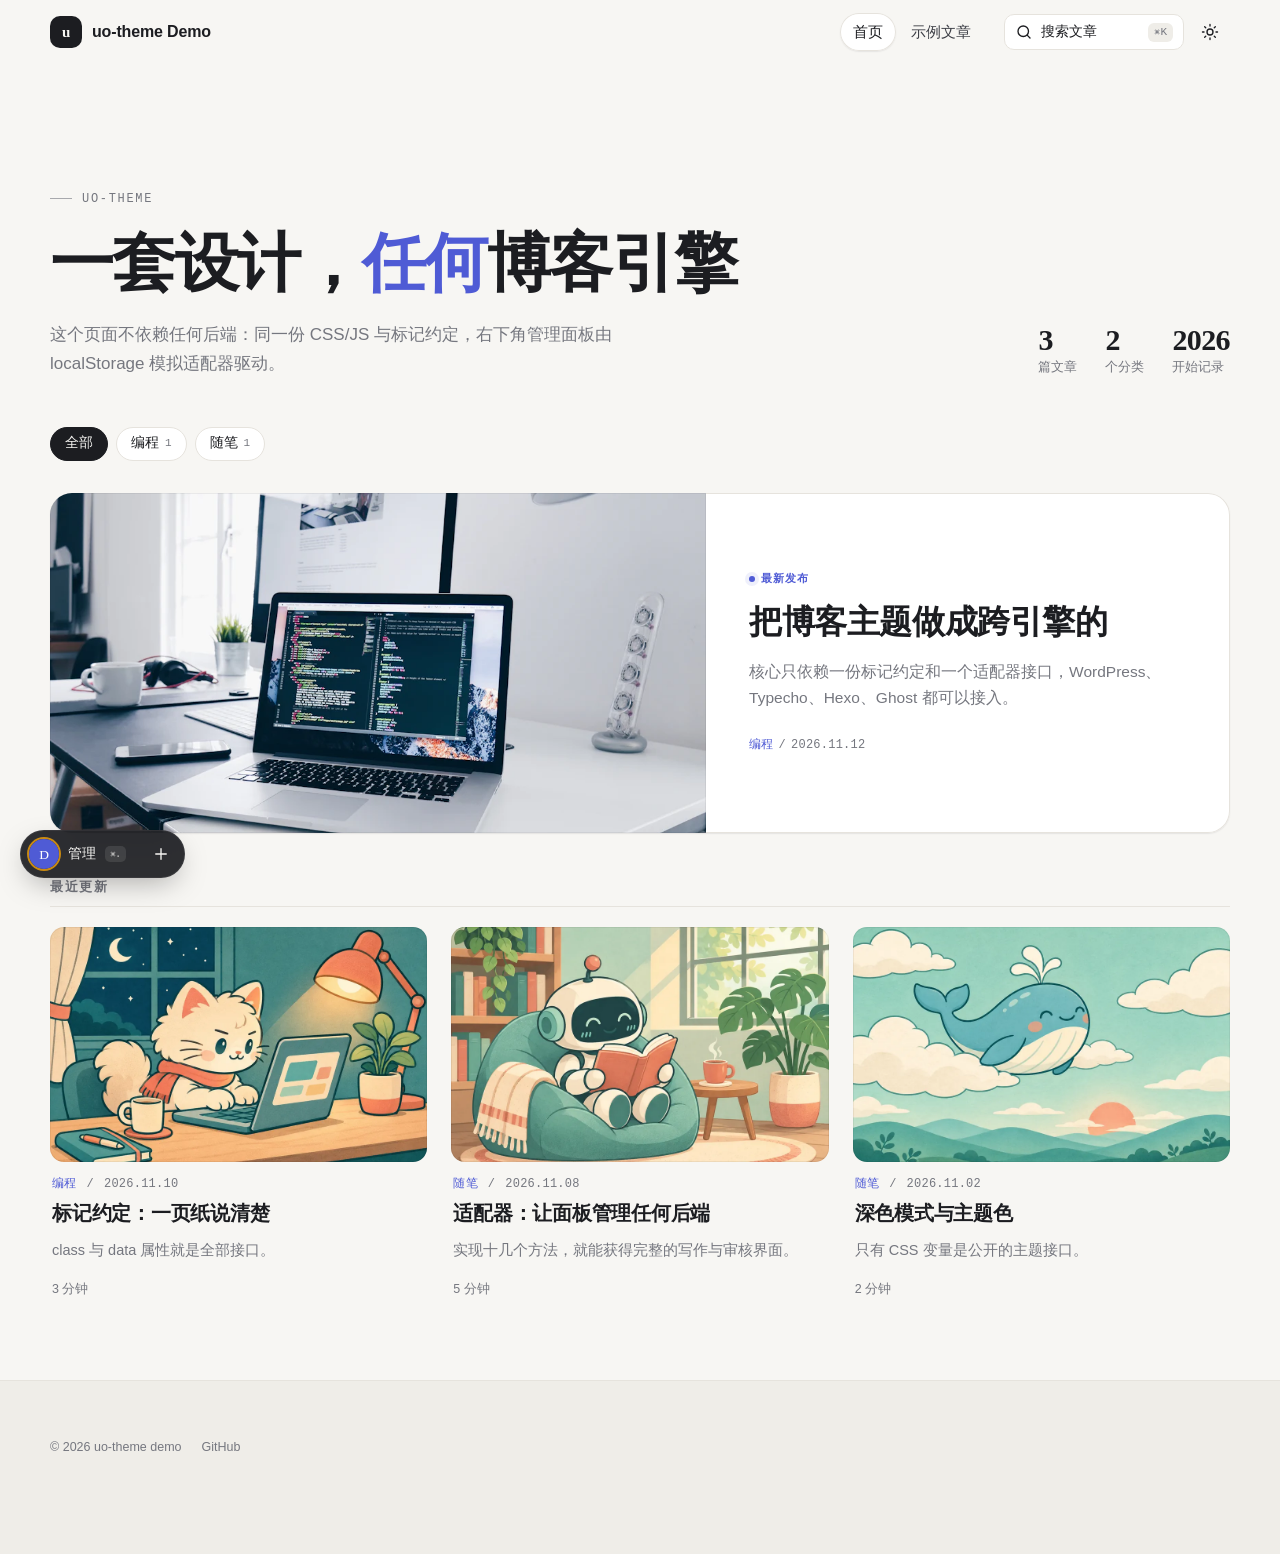
<file: ports/static/index.html>
<!doctype html>
<html lang="zh-CN" data-uo-scheme="light">
<head>
<meta charset="utf-8">
<meta name="viewport" content="width=device-width, initial-scale=1">
<title>uo-theme · 静态示例</title>
<script>
/* Pre-paint scheme, same logic every engine should inline in <head>. */
(() => { let s = null; try { s = localStorage.getItem('uo-theme:scheme'); } catch (_) {}
  document.documentElement.dataset.uoScheme = s === 'dark' || s === 'light' ? s : (matchMedia('(prefers-color-scheme: dark)').matches ? 'dark' : 'light'); })();
</script>
<link rel="stylesheet" href="../../assets/core/css/uo.css">
<link rel="stylesheet" href="../../assets/core/css/panel.css">
</head>
<body class="uo">
<a class="uo-skip" href="#uo-main">跳到正文</a>
<div class="uo-progress" data-uo-progress aria-hidden="true"></div>
<header class="uo-header">
  <div class="uo-wrap uo-header__inner">
    <a class="uo-brand" href="index.html"><span class="uo-brand__mark">u</span><span class="uo-brand__name">uo-theme Demo</span></a>
    <nav class="uo-nav" aria-label="主导航"><ul><li><a href="index.html" aria-current="page">首页</a></li><li><a href="post.html">示例文章</a></li></ul></nav>
    <div class="uo-header__tools">
      <a class="uo-tool uo-tool--search" href="#" data-uo-search-open><svg class="uo-icon" viewBox="0 0 24 24"><circle cx="11" cy="11" r="7"/><path d="m20 20-3.5-3.5"/></svg><span>搜索文章</span><kbd>⌘K</kbd></a>
      <button type="button" class="uo-tool" data-uo-scheme-toggle aria-label="切换深色模式"><svg class="uo-icon uo-scheme-icon--light" viewBox="0 0 24 24"><circle cx="12" cy="12" r="4"/><path d="M12 2v2M12 20v2M4.9 4.9l1.4 1.4M17.7 17.7l1.4 1.4M2 12h2M20 12h2M4.9 19.1l1.4-1.4M17.7 6.3l1.4-1.4"/></svg><svg class="uo-icon uo-scheme-icon--dark" viewBox="0 0 24 24"><path d="M20 14.5A8 8 0 0 1 9.5 4 8 8 0 1 0 20 14.5z"/></svg></button>
      <button type="button" class="uo-tool uo-menu-toggle" data-uo-menu-toggle aria-label="打开菜单"><svg class="uo-icon" viewBox="0 0 24 24"><path d="M4 7h16M4 12h16M4 17h10"/></svg></button>
    </div>
  </div>
</header>
<main id="uo-main" class="uo-main">
  <div class="uo-wrap">
    <section class="uo-hero">
      <div><span class="uo-eyebrow">uo-theme</span><h1 class="uo-hero__title">一套设计，<em>任何</em>博客引擎</h1><p class="uo-hero__lead">这个页面不依赖任何后端：同一份 CSS/JS 与标记约定，右下角管理面板由 localStorage 模拟适配器驱动。</p></div>
      <ul class="uo-hero__stats"><li><strong>3</strong><span>篇文章</span></li><li><strong>2</strong><span>个分类</span></li><li><strong>2026</strong><span>开始记录</span></li></ul>
    </section>
    <ul class="uo-chips"><li><a class="uo-chip is-active" href="#">全部</a></li><li><a class="uo-chip" href="#">编程 <small>1</small></a></li><li><a class="uo-chip" href="#">随笔 <small>1</small></a></li></ul>
    <article class="uo-feature uo-card uo-reveal">
      <a class="uo-card__media" href="post.html" tabindex="-1"><img data-uo-cover src="../../assets/images/workspace.webp" alt=""></a>
      <div class="uo-card__body"><span class="uo-badge">最新发布</span><h2 class="uo-card__title"><a href="post.html">把博客主题做成跨引擎的</a></h2><p class="uo-card__excerpt">核心只依赖一份标记约定和一个适配器接口，WordPress、Typecho、Hexo、Ghost 都可以接入。</p><div class="uo-card__meta"><div class="uo-card__kicker"><a href="#">编程</a><span>/</span><time>2026.11.12</time></div></div></div>
    </article>
    <div class="uo-section-head"><h2>最近更新</h2></div>
    <div class="uo-grid">
      <article class="uo-card uo-reveal"><a class="uo-card__media" href="post.html" tabindex="-1"><img data-uo-cover src="../../assets/images/cartoon-coding.webp" alt=""></a><div class="uo-card__body"><div class="uo-card__kicker"><a href="#">编程</a><span>/</span><time>2026.11.10</time></div><h3 class="uo-card__title"><a href="post.html">标记约定：一页纸说清楚</a></h3><p class="uo-card__excerpt">class 与 data 属性就是全部接口。</p><div class="uo-card__meta"><span>3 分钟</span></div></div></article>
      <article class="uo-card uo-reveal"><a class="uo-card__media" href="post.html" tabindex="-1"><img data-uo-cover src="../../assets/images/cartoon-reading.webp" alt=""></a><div class="uo-card__body"><div class="uo-card__kicker"><a href="#">随笔</a><span>/</span><time>2026.11.08</time></div><h3 class="uo-card__title"><a href="post.html">适配器：让面板管理任何后端</a></h3><p class="uo-card__excerpt">实现十几个方法，就能获得完整的写作与审核界面。</p><div class="uo-card__meta"><span>5 分钟</span></div></div></article>
      <article class="uo-card uo-reveal"><a class="uo-card__media" href="post.html" tabindex="-1"><img data-uo-cover src="../../assets/images/cartoon-sky.webp" alt=""></a><div class="uo-card__body"><div class="uo-card__kicker"><a href="#">随笔</a><span>/</span><time>2026.11.02</time></div><h3 class="uo-card__title"><a href="post.html">深色模式与主题色</a></h3><p class="uo-card__excerpt">只有 CSS 变量是公开的主题接口。</p><div class="uo-card__meta"><span>2 分钟</span></div></div></article>
    </div>
  </div>
</main>
<footer class="uo-footer"><div class="uo-wrap"><div class="uo-footer__legal" style="margin-top:0;border:0;padding:0"><span>© 2026 uo-theme demo</span><a href="https://github.com/iforz/uo-theme">GitHub</a></div></div></footer>
<div class="uo-fab-stack"><button type="button" class="uo-fab uo-toc-fab" data-uo-toc-toggle hidden aria-label="目录"></button><button type="button" class="uo-fab" data-uo-top hidden aria-label="回到顶部"><svg class="uo-icon" viewBox="0 0 24 24"><path d="M12 19V5M6 11l6-6 6 6"/></svg></button></div>
<dialog class="uo-dialog" id="uo-search" aria-label="搜索"><div class="uo-search"><form class="uo-search__bar" action="index.html"><svg class="uo-icon" viewBox="0 0 24 24"><circle cx="11" cy="11" r="7"/><path d="m20 20-3.5-3.5"/></svg><input type="search" name="q" placeholder="静态站点可接入 Pagefind / Lunr…" autocomplete="off"><kbd>ESC</kbd></form><div class="uo-search__results" data-uo-search-results></div></div></dialog>
<script>window.UOThemeConfig = { pjax: false, search: { page: 'index.html', param: 'q' } };</script>
<script src="../../assets/core/js/uo.js"></script>
<script src="mock-adapter.js"></script>
<script src="../../assets/core/js/panel.js"></script>
</body>
</html>
</file>
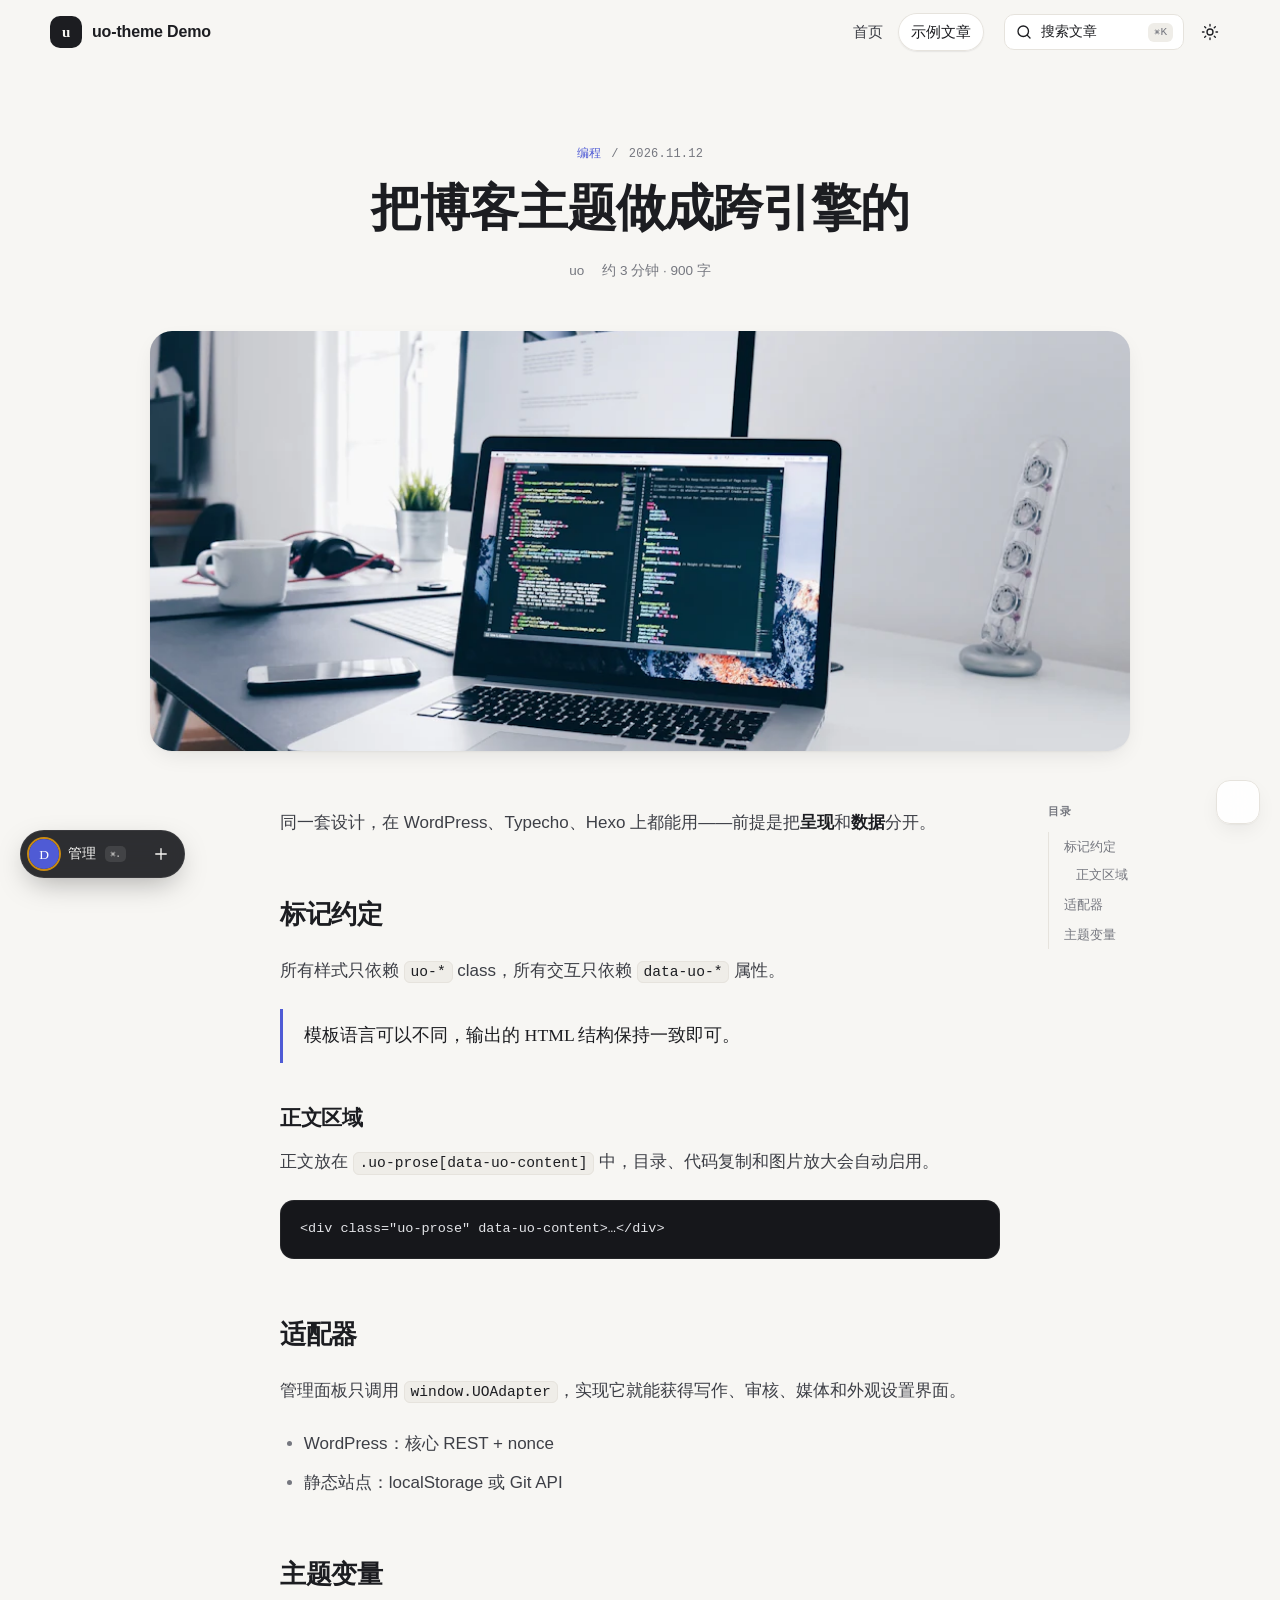
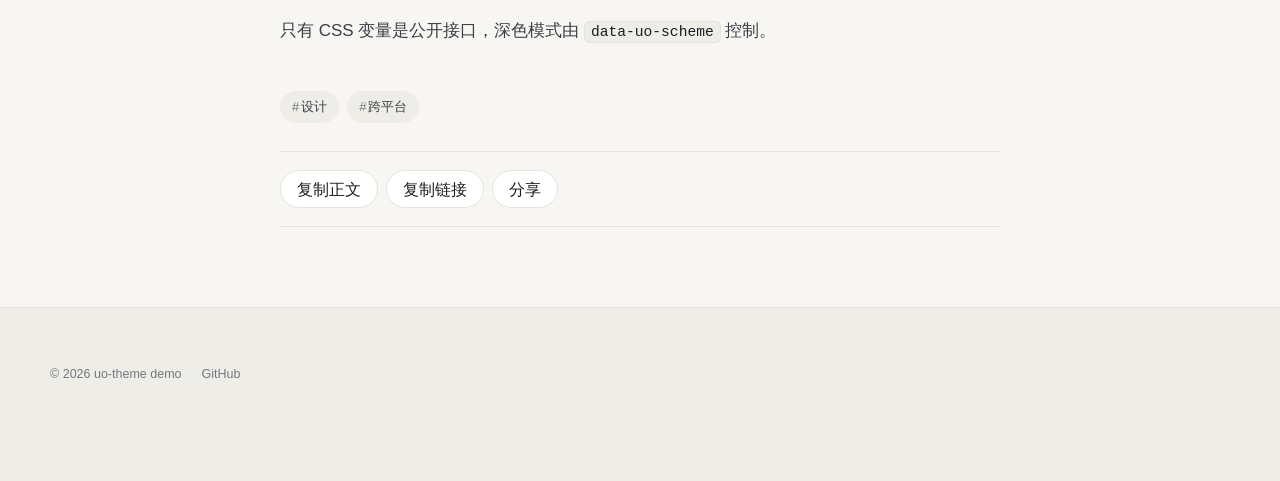
<file: ports/static/post.html>
<!doctype html>
<html lang="zh-CN" data-uo-scheme="light">
<head>
<meta charset="utf-8">
<meta name="viewport" content="width=device-width, initial-scale=1">
<title>示例文章 · uo-theme</title>
<script>
/* Pre-paint scheme, same logic every engine should inline in <head>. */
(() => { let s = null; try { s = localStorage.getItem('uo-theme:scheme'); } catch (_) {}
  document.documentElement.dataset.uoScheme = s === 'dark' || s === 'light' ? s : (matchMedia('(prefers-color-scheme: dark)').matches ? 'dark' : 'light'); })();
</script>
<link rel="stylesheet" href="../../assets/core/css/uo.css">
<link rel="stylesheet" href="../../assets/core/css/panel.css">
</head>
<body class="uo">
<a class="uo-skip" href="#uo-main">跳到正文</a>
<div class="uo-progress" data-uo-progress aria-hidden="true"></div>
<header class="uo-header">
  <div class="uo-wrap uo-header__inner">
    <a class="uo-brand" href="index.html"><span class="uo-brand__mark">u</span><span class="uo-brand__name">uo-theme Demo</span></a>
    <nav class="uo-nav" aria-label="主导航"><ul><li><a href="index.html">首页</a></li><li><a href="post.html" aria-current="page">示例文章</a></li></ul></nav>
    <div class="uo-header__tools">
      <a class="uo-tool uo-tool--search" href="#" data-uo-search-open><svg class="uo-icon" viewBox="0 0 24 24"><circle cx="11" cy="11" r="7"/><path d="m20 20-3.5-3.5"/></svg><span>搜索文章</span><kbd>⌘K</kbd></a>
      <button type="button" class="uo-tool" data-uo-scheme-toggle aria-label="切换深色模式"><svg class="uo-icon uo-scheme-icon--light" viewBox="0 0 24 24"><circle cx="12" cy="12" r="4"/><path d="M12 2v2M12 20v2M4.9 4.9l1.4 1.4M17.7 17.7l1.4 1.4M2 12h2M20 12h2M4.9 19.1l1.4-1.4M17.7 6.3l1.4-1.4"/></svg><svg class="uo-icon uo-scheme-icon--dark" viewBox="0 0 24 24"><path d="M20 14.5A8 8 0 0 1 9.5 4 8 8 0 1 0 20 14.5z"/></svg></button>
      <button type="button" class="uo-tool uo-menu-toggle" data-uo-menu-toggle aria-label="打开菜单"><svg class="uo-icon" viewBox="0 0 24 24"><path d="M4 7h16M4 12h16M4 17h10"/></svg></button>
    </div>
  </div>
</header>
<main id="uo-main" class="uo-main">
  <article class="uo-article uo-wrap">
    <header class="uo-article__head">
      <div class="uo-card__kicker"><a href="#">编程</a><span>/</span><time>2026.11.12</time></div>
      <h1 class="uo-article__title">把博客主题做成跨引擎的</h1>
      <div class="uo-article__meta"><span>uo</span><span>约 3 分钟 · 900 字</span></div>
    </header>
    <figure class="uo-article__cover"><img src="../../assets/images/workspace.webp" alt=""></figure>
    <div class="uo-article__layout">
      <nav class="uo-toc" data-uo-toc hidden aria-label="文章目录"><p class="uo-toc__title">目录</p><ol></ol></nav>
      <div class="uo-prose" data-uo-content>
        <p>同一套设计，在 WordPress、Typecho、Hexo 上都能用——前提是把<strong>呈现</strong>和<strong>数据</strong>分开。</p>
        <h2>标记约定</h2><p>所有样式只依赖 <code>uo-*</code> class，所有交互只依赖 <code>data-uo-*</code> 属性。</p>
        <blockquote><p>模板语言可以不同，输出的 HTML 结构保持一致即可。</p></blockquote>
        <h3>正文区域</h3><p>正文放在 <code>.uo-prose[data-uo-content]</code> 中，目录、代码复制和图片放大会自动启用。</p>
        <pre><code>&lt;div class="uo-prose" data-uo-content&gt;…&lt;/div&gt;</code></pre>
        <h2>适配器</h2><p>管理面板只调用 <code>window.UOAdapter</code>，实现它就能获得写作、审核、媒体和外观设置界面。</p>
        <ul><li>WordPress：核心 REST + nonce</li><li>静态站点：localStorage 或 Git API</li></ul>
        <h2>主题变量</h2><p>只有 CSS 变量是公开接口，深色模式由 <code>data-uo-scheme</code> 控制。</p>
      </div>
      <div>
        <ul class="uo-tags"><li><a href="#">设计</a></li><li><a href="#">跨平台</a></li></ul>
        <section class="uo-actions" data-uo-actions data-url="https://github.com/iforz/uo-theme" data-title="把博客主题做成跨引擎的"><button type="button" class="uo-btn" data-uo-copy-text>复制正文</button><button type="button" class="uo-btn" data-uo-copy-link>复制链接</button><button type="button" class="uo-btn" data-uo-share>分享</button><span class="uo-sr-only" data-uo-action-status></span></section>
      </div>
    </div>
  </article>
</main>
<footer class="uo-footer"><div class="uo-wrap"><div class="uo-footer__legal" style="margin-top:0;border:0;padding:0"><span>© 2026 uo-theme demo</span><a href="https://github.com/iforz/uo-theme">GitHub</a></div></div></footer>
<div class="uo-fab-stack"><button type="button" class="uo-fab uo-toc-fab" data-uo-toc-toggle hidden aria-label="目录"></button><button type="button" class="uo-fab" data-uo-top hidden aria-label="回到顶部"><svg class="uo-icon" viewBox="0 0 24 24"><path d="M12 19V5M6 11l6-6 6 6"/></svg></button></div>
<dialog class="uo-dialog" id="uo-search" aria-label="搜索"><div class="uo-search"><form class="uo-search__bar" action="index.html"><svg class="uo-icon" viewBox="0 0 24 24"><circle cx="11" cy="11" r="7"/><path d="m20 20-3.5-3.5"/></svg><input type="search" name="q" placeholder="静态站点可接入 Pagefind / Lunr…" autocomplete="off"><kbd>ESC</kbd></form><div class="uo-search__results" data-uo-search-results></div></div></dialog>
<script>window.UOThemeConfig = { pjax: false, search: { page: 'index.html', param: 'q' } };</script>
<script src="../../assets/core/js/uo.js"></script>
<script src="mock-adapter.js"></script>
<script src="../../assets/core/js/panel.js"></script>
</body>
</html>
</file>
<file: assets/core/css/uo.css>
/* uo-theme core · engine-agnostic presentation layer.
 * Markup contract: docs/MARKUP-CONTRACT.md. Tokens are the only theming surface. */

/* ───────── Tokens ───────── */
:root {
  --uo-accent: #4f5bd5;
  --uo-accent-ink: #ffffff;
  --uo-bg: #f7f6f3;
  --uo-bg-soft: #efede8;
  --uo-surface: #ffffff;
  --uo-surface-2: #fbfaf8;
  --uo-ink: #1c1d21;
  --uo-ink-2: #3d3f46;
  --uo-muted: #75777f;
  --uo-line: #e6e3dd;
  --uo-line-strong: #d6d2ca;
  --uo-shadow-sm: 0 1px 2px rgba(24, 24, 30, .05), 0 1px 1px rgba(24, 24, 30, .03);
  --uo-shadow: 0 1px 2px rgba(24, 24, 30, .04), 0 8px 24px -8px rgba(24, 24, 30, .12);
  --uo-shadow-lg: 0 2px 6px rgba(24, 24, 30, .05), 0 24px 64px -16px rgba(24, 24, 30, .22);
  --uo-tint: color-mix(in srgb, var(--uo-accent) 9%, transparent);
  --uo-tint-strong: color-mix(in srgb, var(--uo-accent) 16%, transparent);
  --uo-font-sans: -apple-system, BlinkMacSystemFont, "Segoe UI", "PingFang SC", "Hiragino Sans GB", "Microsoft YaHei", "Noto Sans CJK SC", sans-serif;
  --uo-font-serif: "Iowan Old Style", "Charter", "Songti SC", "Noto Serif CJK SC", "Source Han Serif SC", "STSong", Georgia, serif;
  --uo-font-mono: ui-monospace, "SF Mono", "JetBrains Mono", "Cascadia Code", Menlo, Consolas, monospace;
  --uo-radius-sm: 8px;
  --uo-radius: 14px;
  --uo-radius-lg: 22px;
  --uo-wrap: 1180px;
  --uo-read: 720px;
  --uo-gutter: clamp(18px, 4vw, 40px);
  --uo-header-h: 64px;
  --uo-ease: cubic-bezier(.2, .8, .2, 1);
  --uo-ease-spring: cubic-bezier(.34, 1.4, .64, 1);
  color-scheme: light;
}
:root[data-uo-scheme="dark"] {
  --uo-accent: var(--uo-accent-dark, #8b93ff);
  --uo-accent-ink: #12131a;
  --uo-bg: #121316;
  --uo-bg-soft: #191a1e;
  --uo-surface: #1a1b1f;
  --uo-surface-2: #1f2025;
  --uo-ink: #ececee;
  --uo-ink-2: #c4c5ca;
  --uo-muted: #8d8f97;
  --uo-line: #2e3036;
  --uo-line-strong: #41434b;
  --uo-shadow-sm: 0 1px 2px rgba(0, 0, 0, .3);
  --uo-shadow: 0 1px 2px rgba(0, 0, 0, .3), 0 10px 28px -10px rgba(0, 0, 0, .55);
  --uo-shadow-lg: 0 2px 8px rgba(0, 0, 0, .35), 0 28px 70px -18px rgba(0, 0, 0, .7);
  color-scheme: dark;
}

/* ───────── Base ───────── */
*, *::before, *::after { box-sizing: border-box; }
html { -webkit-text-size-adjust: 100%; text-size-adjust: 100%; scroll-padding-top: calc(var(--uo-header-h) + 24px); }
body.uo {
  margin: 0; min-height: 100vh; display: flex; flex-direction: column;
  background: var(--uo-bg); color: var(--uo-ink);
  font: 400 16px/1.7 var(--uo-font-sans);
  -webkit-font-smoothing: antialiased; -moz-osx-font-smoothing: grayscale;
  text-rendering: optimizeLegibility;
  transition: background-color .35s var(--uo-ease), color .35s var(--uo-ease);
}
.uo a { color: inherit; text-decoration: none; }
.uo img, .uo svg, .uo video { max-width: 100%; height: auto; }
.uo button { font: inherit; color: inherit; cursor: pointer; }
.uo :focus-visible { outline: 2px solid var(--uo-accent); outline-offset: 3px; border-radius: 6px; }
.uo ::selection { background: var(--uo-tint-strong); }
.uo-sr-only { position: absolute !important; width: 1px; height: 1px; padding: 0; margin: -1px; overflow: hidden; clip: rect(0, 0, 0, 0); white-space: nowrap; border: 0; }
.uo-skip { position: fixed; left: 16px; top: -60px; z-index: 100; padding: 10px 16px; border-radius: 10px; background: var(--uo-ink); color: var(--uo-bg); transition: top .2s; }
.uo-skip:focus { top: 12px; }
.uo-wrap { width: min(100% - 2 * var(--uo-gutter), var(--uo-wrap)); margin-inline: auto; }
.uo-main { flex: 1; padding-block: 28px 80px; }
.uo-icon { width: 18px; height: 18px; flex: none; stroke: currentColor; fill: none; stroke-width: 1.8; stroke-linecap: round; stroke-linejoin: round; }
.uo-mono { font-family: var(--uo-font-mono); font-size: .8125em; letter-spacing: .01em; }

/* ───────── Header ───────── */
.uo-header { position: sticky; top: 0; z-index: 40; height: var(--uo-header-h); transition: background-color .3s, box-shadow .3s, backdrop-filter .3s; }
.uo-header::after { content: ""; position: absolute; inset: auto 0 0; height: 1px; background: var(--uo-line); opacity: 0; transition: opacity .3s; }
.uo-scrolled .uo-header { background: color-mix(in srgb, var(--uo-bg) 78%, transparent); backdrop-filter: saturate(1.6) blur(16px); -webkit-backdrop-filter: saturate(1.6) blur(16px); }
.uo-scrolled .uo-header::after { opacity: 1; }
.uo-header__inner { height: 100%; display: flex; align-items: center; gap: 20px; }
.uo-brand { display: inline-flex; align-items: center; gap: 10px; font-weight: 650; font-size: 16px; letter-spacing: -.01em; white-space: nowrap; min-width: 0; }
.uo-brand__mark { width: 32px; height: 32px; border-radius: 10px; display: grid; place-items: center; background: var(--uo-ink); color: var(--uo-bg); font: 700 15px/1 var(--uo-font-serif); overflow: hidden; flex: none; transition: transform .4s var(--uo-ease-spring); }
.uo-brand__mark img { width: 100%; height: 100%; object-fit: cover; }
.uo-brand:hover .uo-brand__mark { transform: rotate(-8deg) scale(1.06); }
.uo-brand__name { overflow: hidden; text-overflow: ellipsis; }
.uo-nav { margin-left: auto; }
.uo-nav ul { list-style: none; display: flex; gap: 2px; margin: 0; padding: 0; }
.uo-nav a { display: block; padding: 7px 13px; border-radius: 999px; font-size: 14.5px; color: var(--uo-ink-2); transition: background-color .2s, color .2s; }
.uo-nav a:hover { background: var(--uo-bg-soft); color: var(--uo-ink); }
.uo-nav a[aria-current="page"] { color: var(--uo-ink); background: var(--uo-surface); box-shadow: var(--uo-shadow-sm), inset 0 0 0 1px var(--uo-line); }
.uo-header__tools { display: flex; align-items: center; gap: 6px; }
.uo-tool { display: inline-flex; align-items: center; justify-content: center; gap: 8px; height: 36px; min-width: 36px; padding: 0 10px; border-radius: 10px; border: 1px solid transparent; background: transparent; color: var(--uo-ink-2); transition: background-color .2s, border-color .2s, color .2s; }
.uo-tool:hover { background: var(--uo-bg-soft); color: var(--uo-ink); }
.uo-tool--search { border-color: var(--uo-line); background: var(--uo-surface); color: var(--uo-muted); min-width: 180px; justify-content: flex-start; font-size: 13.5px; }
.uo-tool--search:hover { border-color: var(--uo-line-strong); background: var(--uo-surface); }
.uo-tool--search kbd { margin-left: auto; font: 500 11px/1 var(--uo-font-mono); padding: 4px 6px; border-radius: 6px; background: var(--uo-bg-soft); color: var(--uo-muted); }
.uo-scheme-icon--dark { display: none; }
[data-uo-scheme="dark"] .uo-scheme-icon--dark { display: block; }
[data-uo-scheme="dark"] .uo-scheme-icon--light { display: none; }
.uo-menu-toggle { display: none; }
.uo-progress { position: fixed; inset: 0 0 auto; height: 2px; z-index: 60; transform-origin: 0 50%; transform: scaleX(0); background: var(--uo-accent); pointer-events: none; }

/* ───────── Hero ───────── */
.uo-hero { padding: clamp(36px, 7vw, 88px) 0 clamp(28px, 4vw, 48px); display: grid; grid-template-columns: minmax(0, 1fr) auto; gap: 40px; align-items: end; }
.uo-eyebrow { display: inline-flex; align-items: center; gap: 10px; font: 500 12px/1 var(--uo-font-mono); letter-spacing: .14em; text-transform: uppercase; color: var(--uo-muted); }
.uo-eyebrow::before { content: ""; width: 22px; height: 1px; background: currentColor; opacity: .6; }
.uo-hero__title { font: 600 clamp(30px, 5.4vw, 64px)/1.15 var(--uo-font-serif); letter-spacing: -.025em; margin: 20px 0 0; max-width: 16em; text-wrap: balance; }
.uo-hero__title em { font-style: normal; color: var(--uo-accent); }
.uo-hero__lead { margin: 20px 0 0; max-width: 36em; font-size: 17px; color: var(--uo-muted); text-wrap: pretty; }
.uo-hero__stats { display: flex; gap: 28px; margin: 0; padding: 0; list-style: none; }
.uo-hero__stats li { display: grid; gap: 2px; }
.uo-hero__stats strong { font: 600 30px/1 var(--uo-font-serif); letter-spacing: -.02em; }
.uo-hero__stats span { font-size: 12.5px; color: var(--uo-muted); }
.uo-chips { display: flex; gap: 8px; flex-wrap: wrap; padding: 0; margin: 0 0 32px; list-style: none; }
.uo-chip { display: inline-flex; align-items: center; gap: 6px; height: 34px; padding: 0 14px; border-radius: 999px; border: 1px solid var(--uo-line); background: var(--uo-surface); font-size: 13.5px; color: var(--uo-ink-2); transition: border-color .2s, color .2s, background-color .2s, transform .2s var(--uo-ease); }
.uo-chip:hover { border-color: var(--uo-ink); color: var(--uo-ink); transform: translateY(-1px); }
.uo-chip[aria-current="page"], .uo-chip.is-active { background: var(--uo-ink); border-color: var(--uo-ink); color: var(--uo-bg); }
.uo-chip small { font: 500 11px/1 var(--uo-font-mono); color: var(--uo-muted); }
.uo-chip.is-active small, .uo-chip[aria-current="page"] small { color: inherit; opacity: .7; }

/* ───────── Section heading ───────── */
.uo-section-head { display: flex; align-items: baseline; justify-content: space-between; gap: 16px; margin: 0 0 20px; }
.uo-section-head { padding-bottom: 12px; border-bottom: 1px solid var(--uo-line); }
.uo-section-head h2 { margin: 0; font: 600 13px/1 var(--uo-font-mono); letter-spacing: .12em; text-transform: uppercase; color: var(--uo-muted); }
.uo-section-head a { font-size: 13.5px; color: var(--uo-muted); }
.uo-section-head a:hover { color: var(--uo-accent); }

/* ───────── Cards ───────── */
.uo-feature.uo-card { display: grid; grid-template-columns: minmax(0, 1.25fr) minmax(0, 1fr); flex-direction: initial; }
.uo-feature { border-radius: var(--uo-radius-lg); background: var(--uo-surface); box-shadow: var(--uo-shadow-sm), inset 0 0 0 1px var(--uo-line); overflow: hidden; margin-bottom: 48px; position: relative; transition: box-shadow .35s var(--uo-ease), transform .35s var(--uo-ease); }
.uo-feature:hover { box-shadow: var(--uo-shadow-lg), inset 0 0 0 1px var(--uo-line); transform: translateY(-2px); }
.uo-feature .uo-card__media { aspect-ratio: auto; min-height: 340px; border-radius: 0; }
.uo-feature .uo-card__body { padding: clamp(24px, 3.4vw, 44px); justify-content: center; gap: 14px; }
.uo-feature .uo-card__meta { margin-top: 8px; flex-wrap: wrap; }
.uo-feature .uo-card__title { font-size: clamp(24px, 2.6vw, 34px); -webkit-line-clamp: 3; }
.uo-feature .uo-card__excerpt { -webkit-line-clamp: 4; font-size: 15.5px; }
.uo-badge { display: inline-flex; align-items: center; gap: 6px; font: 600 11px/1 var(--uo-font-mono); letter-spacing: .08em; text-transform: uppercase; color: var(--uo-accent); }
.uo-badge::before { content: ""; width: 6px; height: 6px; border-radius: 50%; background: currentColor; box-shadow: 0 0 0 4px var(--uo-tint); }

.uo-grid { display: grid; grid-template-columns: repeat(auto-fill, minmax(min(100%, 330px), 1fr)); gap: 28px 24px; }
.uo-card { position: relative; display: flex; flex-direction: column; min-width: 0; }
.uo-card__media { position: relative; display: block; aspect-ratio: 16 / 10; overflow: hidden; border-radius: var(--uo-radius); background: var(--uo-bg-soft); isolation: isolate; }
.uo-card__media img { position: absolute; inset: 0; width: 100%; height: 100%; object-fit: cover; transition: transform .7s var(--uo-ease), filter .4s; }
.uo-card:hover .uo-card__media img, .uo-feature:hover .uo-card__media img { transform: scale(1.045); }
.uo-card__media::after { content: ""; position: absolute; inset: 0; border-radius: inherit; box-shadow: inset 0 0 0 1px rgba(0, 0, 0, .06); pointer-events: none; }
.uo-card__body { display: flex; flex-direction: column; gap: 10px; padding: 16px 2px 0; flex: 1; }
.uo-card__kicker { display: flex; align-items: center; gap: 10px; font: 500 12px/1 var(--uo-font-mono); color: var(--uo-muted); letter-spacing: .02em; }
.uo-card__kicker a { color: var(--uo-accent); }
.uo-card__kicker a:hover { text-decoration: underline; text-underline-offset: 3px; }
.uo-card__title { margin: 0; font: 600 20px/1.38 var(--uo-font-serif); letter-spacing: -.012em; display: -webkit-box; -webkit-box-orient: vertical; -webkit-line-clamp: 2; overflow: hidden; text-wrap: pretty; }
.uo-card__title a { background: linear-gradient(currentColor, currentColor) 0 100% / 0 1px no-repeat; transition: background-size .45s var(--uo-ease); }
.uo-card:hover .uo-card__title a, .uo-feature:hover .uo-card__title a { background-size: 100% 1px; }
.uo-card__title a::after { content: ""; position: absolute; inset: 0; z-index: 1; }
.uo-card__kicker a, .uo-card__meta a { position: relative; z-index: 2; }
.uo-card__excerpt { margin: 0; color: var(--uo-muted); font-size: 14.5px; line-height: 1.7; display: -webkit-box; -webkit-box-orient: vertical; -webkit-line-clamp: 2; overflow: hidden; }
.uo-card__meta { margin-top: auto; padding-top: 6px; display: flex; align-items: center; gap: 14px; font-size: 12.5px; color: var(--uo-muted); }
.uo-card__meta > * { display: inline-flex; align-items: center; gap: 5px; }
.uo-card__meta .uo-icon { width: 14px; height: 14px; }
.uo-card--sticky .uo-card__kicker::before { content: "置顶"; color: var(--uo-accent); }

/* List layout (setting) */
.uo-layout-list .uo-grid { grid-template-columns: 1fr; gap: 0; }
.uo-layout-list .uo-grid .uo-card { flex-direction: row-reverse; align-items: center; gap: 28px; padding: 24px 0; border-top: 1px solid var(--uo-line); }
.uo-layout-list .uo-grid .uo-card:last-child { border-bottom: 1px solid var(--uo-line); }
.uo-layout-list .uo-grid .uo-card__media { width: 220px; flex: none; aspect-ratio: 4 / 3; }
.uo-layout-list .uo-grid .uo-card__body { padding: 0; }

/* Compact list (archive/search) */
.uo-list { list-style: none; margin: 0; padding: 0; }
.uo-row { position: relative; display: grid; grid-template-columns: 96px minmax(0, 1fr) auto; gap: 20px; align-items: center; padding: 18px 12px; margin: 0 -12px; border-radius: var(--uo-radius); transition: background-color .2s; }
.uo-row:hover { background: var(--uo-surface); }
.uo-row time { font: 500 12.5px/1 var(--uo-font-mono); color: var(--uo-muted); }
.uo-row h3 { margin: 0; font: 600 17px/1.45 var(--uo-font-serif); }
.uo-row h3 a::after { content: ""; position: absolute; inset: 0; }
.uo-row p { margin: 4px 0 0; font-size: 13.5px; color: var(--uo-muted); display: -webkit-box; -webkit-box-orient: vertical; -webkit-line-clamp: 1; overflow: hidden; }
.uo-row__thumb { width: 72px; aspect-ratio: 1; border-radius: 10px; overflow: hidden; background: var(--uo-bg-soft); }
.uo-row__thumb img { width: 100%; height: 100%; object-fit: cover; }
.uo-year { margin: 40px 0 6px; font: 600 28px/1 var(--uo-font-serif); color: var(--uo-line-strong); letter-spacing: -.02em; }
.uo-year:first-child { margin-top: 0; }

/* ───────── Page head (archive / search) ───────── */
.uo-page-head { padding: clamp(28px, 5vw, 64px) 0 32px; border-bottom: 1px solid var(--uo-line); margin-bottom: 32px; }
.uo-page-head h1 { font: 600 clamp(30px, 4.4vw, 48px)/1.15 var(--uo-font-serif); letter-spacing: -.02em; margin: 16px 0 0; }
.uo-page-head p { margin: 12px 0 0; color: var(--uo-muted); max-width: 40em; }

/* ───────── Pagination ───────── */
.uo-pagination { display: flex; justify-content: center; gap: 6px; margin-top: 56px; flex-wrap: wrap; }
.uo-pagination .page-numbers { min-width: 40px; height: 40px; padding: 0 12px; display: inline-flex; align-items: center; justify-content: center; border-radius: 12px; font: 500 14px/1 var(--uo-font-mono); color: var(--uo-ink-2); border: 1px solid transparent; transition: background-color .2s, border-color .2s; }
.uo-pagination a.page-numbers:hover { background: var(--uo-surface); border-color: var(--uo-line); }
.uo-pagination .current { background: var(--uo-ink); color: var(--uo-bg); }
.uo-pagination .dots { border: 0; }

/* ───────── Article ───────── */
.uo-article { --uo-measure: var(--uo-read); }
.uo-article__head { max-width: calc(var(--uo-measure) + 120px); margin: clamp(24px, 5vw, 56px) auto 0; text-align: center; }
.uo-article__head .uo-card__kicker { justify-content: center; }
.uo-article__title { font: 600 clamp(30px, 4.6vw, 50px)/1.2 var(--uo-font-serif); letter-spacing: -.022em; margin: 18px 0 0; text-wrap: balance; }
.uo-article__meta { margin-top: 22px; display: flex; justify-content: center; flex-wrap: wrap; align-items: center; gap: 8px 18px; font-size: 13.5px; color: var(--uo-muted); }
.uo-article__meta > span { display: inline-flex; align-items: center; gap: 6px; }
.uo-article__meta .uo-icon { width: 15px; height: 15px; }
.uo-avatar { width: 26px; height: 26px; border-radius: 50%; object-fit: cover; background: var(--uo-bg-soft); }
.uo-avatar-fallback { display: inline-grid; place-items: center; flex: none; border-radius: 50%; background: var(--uo-tint-strong); color: var(--uo-accent); font-weight: 600; font-size: 12px; }
.uo-profile .uo-avatar-fallback { width: 48px !important; height: 48px !important; border-radius: 14px; font: 600 20px/1 var(--uo-font-serif); }
.uo-article__cover { margin: clamp(28px, 4vw, 48px) auto 0; max-width: 980px; aspect-ratio: 21 / 9; border-radius: var(--uo-radius-lg); overflow: hidden; background: var(--uo-bg-soft); box-shadow: var(--uo-shadow); }
.uo-article__cover img { width: 100%; height: 100%; object-fit: cover; display: block; }
.uo-article__layout { display: grid; grid-template-columns: minmax(0, 1fr) minmax(0, var(--uo-measure)) minmax(0, 1fr); column-gap: 48px; margin-top: clamp(32px, 5vw, 56px); }
.uo-article__layout > * { grid-column: 2; min-width: 0; }
.uo-toc { grid-column: 3; grid-row: 1 / span 3; align-self: start; position: sticky; top: calc(var(--uo-header-h) + 28px); max-width: 240px; font-size: 13px; }
.uo-toc[hidden] { display: none; }
.uo-toc__title { font: 600 11px/1 var(--uo-font-mono); letter-spacing: .12em; text-transform: uppercase; color: var(--uo-muted); margin: 0 0 14px; }
.uo-toc ol { list-style: none; margin: 0; padding: 0 0 0 1px; border-left: 1px solid var(--uo-line); max-height: calc(100vh - 220px); overflow: auto; scrollbar-width: none; }
.uo-toc li a { display: block; padding: 5px 0 5px 14px; margin-left: -1px; border-left: 1.5px solid transparent; color: var(--uo-muted); line-height: 1.5; transition: color .2s, border-color .2s; }
.uo-toc li.is-sub a { padding-left: 26px; font-size: 12.5px; }
.uo-toc li a:hover { color: var(--uo-ink); }
.uo-toc li a.is-active { color: var(--uo-accent); border-left-color: var(--uo-accent); }
.uo-toc-fab { display: none; }

/* Prose */
.uo-prose { font-size: 17px; line-height: 1.9; color: var(--uo-ink-2); overflow-wrap: break-word; }
.uo-prose > * { margin-block: 0 1.25em; }
.uo-prose > :last-child { margin-bottom: 0; }
.uo-prose h2, .uo-prose h3, .uo-prose h4 { color: var(--uo-ink); font-family: var(--uo-font-serif); letter-spacing: -.012em; line-height: 1.4; scroll-margin-top: calc(var(--uo-header-h) + 24px); position: relative; }
.uo-prose h2 { font-size: 1.55em; margin-top: 2.2em; margin-bottom: .8em; }
.uo-prose h3 { font-size: 1.25em; margin-top: 1.9em; margin-bottom: .6em; }
.uo-prose h4 { font-size: 1.06em; margin-top: 1.6em; }
.uo-prose .uo-anchor { position: absolute; left: -1.1em; top: 0; opacity: 0; color: var(--uo-muted); font-weight: 400; transition: opacity .2s; }
.uo-prose h2:hover .uo-anchor, .uo-prose h3:hover .uo-anchor { opacity: .7; }
.uo-prose a { color: var(--uo-accent); text-decoration: underline; text-decoration-thickness: 1px; text-underline-offset: 3px; text-decoration-color: color-mix(in srgb, var(--uo-accent) 40%, transparent); transition: text-decoration-color .2s; }
.uo-prose a:hover { text-decoration-color: currentColor; }
.uo-prose strong { color: var(--uo-ink); font-weight: 650; }
.uo-prose mark { background: var(--uo-tint-strong); color: inherit; padding: 0 .15em; border-radius: 3px; }
.uo-prose ul, .uo-prose ol { padding-left: 1.4em; }
.uo-prose li { margin: .35em 0; }
.uo-prose li::marker { color: var(--uo-muted); }
.uo-prose blockquote { margin-inline: 0; padding: .2em 0 .2em 1.2em; border-left: 3px solid var(--uo-accent); color: var(--uo-ink); font-family: var(--uo-font-serif); font-size: 1.04em; }
.uo-prose blockquote p { margin: .4em 0; }
.uo-prose blockquote cite { display: block; margin-top: .6em; font: normal 13px var(--uo-font-sans); color: var(--uo-muted); }
.uo-prose hr { border: 0; height: 1px; background: var(--uo-line); margin-block: 2.6em; overflow: visible; text-align: center; }
.uo-prose hr::after { content: "· · ·"; position: relative; top: -.85em; padding: 0 1em; background: var(--uo-bg); color: var(--uo-muted); letter-spacing: .3em; }
.uo-prose img { border-radius: 12px; display: block; margin-inline: auto; }
.uo-prose figure { margin-inline: 0; }
.uo-prose figcaption, .uo-prose .wp-element-caption { margin-top: .7em; text-align: center; font-size: 13.5px; color: var(--uo-muted); }
.uo-prose :not(pre) > code { font-family: var(--uo-font-mono); font-size: .86em; padding: .15em .4em; border-radius: 6px; background: var(--uo-bg-soft); color: var(--uo-ink); border: 1px solid var(--uo-line); }
.uo-prose pre { position: relative; font: 13.5px/1.7 var(--uo-font-mono); background: #16171b; color: #e3e4e8; padding: 18px 20px; border-radius: var(--uo-radius); overflow: auto; tab-size: 2; box-shadow: inset 0 0 0 1px rgba(255, 255, 255, .06); }
[data-uo-scheme="dark"] .uo-prose pre { background: #0d0e10; }
.uo-prose pre code { background: none; border: 0; padding: 0; color: inherit; font-size: inherit; }
.uo-code-copy { position: absolute; top: 10px; right: 10px; height: 28px; padding: 0 10px; border-radius: 8px; border: 1px solid rgba(255, 255, 255, .12); background: rgba(255, 255, 255, .06); color: #c6c7cd; font: 500 11.5px var(--uo-font-sans); opacity: 0; transition: opacity .2s, background-color .2s; }
.uo-prose pre:hover .uo-code-copy, .uo-code-copy:focus-visible { opacity: 1; }
.uo-code-copy:hover { background: rgba(255, 255, 255, .14); }
.uo-prose table { width: 100%; border-collapse: collapse; font-size: 14.5px; display: block; overflow-x: auto; }
.uo-prose th, .uo-prose td { padding: 10px 14px; border-bottom: 1px solid var(--uo-line); text-align: left; }
.uo-prose th { font-weight: 600; color: var(--uo-ink); background: var(--uo-bg-soft); }
.uo-prose .alignwide { max-width: min(100vw - 2 * var(--uo-gutter), 980px); margin-inline: 50%; transform: translateX(-50%); width: max-content; }
.uo-prose .alignfull { width: 100vw; max-width: 100vw; margin-inline: 50%; transform: translateX(-50%); border-radius: 0; }
.uo-prose .aligncenter { margin-inline: auto; }
.uo-prose .alignleft { float: left; margin: .3em 1.5em 1em 0; max-width: 50%; }
.uo-prose .alignright { float: right; margin: .3em 0 1em 1.5em; max-width: 50%; }
.uo-prose .wp-block-embed iframe, .uo-prose iframe { max-width: 100%; border-radius: 12px; }
.uo-prose .wp-block-button__link { display: inline-block; padding: .7em 1.4em; border-radius: 999px; background: var(--uo-ink); color: var(--uo-bg); text-decoration: none; font-size: 15px; }
.uo-prose img[data-uo-zoom] { cursor: zoom-in; }

/* Article footer */
.uo-tags { display: flex; flex-wrap: wrap; gap: 8px; margin: 44px 0 0; padding: 0; list-style: none; }
.uo-tags a { display: inline-block; padding: 5px 12px; border-radius: 999px; background: var(--uo-bg-soft); font-size: 13px; color: var(--uo-ink-2); transition: background-color .2s, color .2s; }
.uo-tags a::before { content: "#"; color: var(--uo-muted); margin-right: 2px; }
.uo-tags a:hover { background: var(--uo-tint-strong); color: var(--uo-accent); }
.uo-actions { display: flex; align-items: center; flex-wrap: wrap; gap: 8px; margin-top: 28px; padding: 18px 0; border-block: 1px solid var(--uo-line); }
.uo-btn { display: inline-flex; align-items: center; justify-content: center; gap: 8px; height: 38px; padding: 0 16px; border-radius: 999px; border: 1px solid var(--uo-line); background: var(--uo-surface); font-size: 13.5px; font-weight: 500; color: var(--uo-ink-2); transition: border-color .2s, background-color .2s, color .2s, transform .15s; }
.uo-btn:hover { border-color: var(--uo-line-strong); color: var(--uo-ink); }
.uo-btn:active { transform: scale(.97); }
.uo-btn .uo-icon { width: 16px; height: 16px; }
.uo-btn--primary { background: var(--uo-ink); color: var(--uo-bg); border-color: var(--uo-ink); }
.uo-btn--primary:hover { color: var(--uo-bg); opacity: .9; }
.uo-actions__status { margin-left: auto; font-size: 13px; color: var(--uo-accent); }
.uo-author { display: flex; gap: 18px; align-items: center; margin-top: 36px; padding: 22px; border-radius: var(--uo-radius-lg); background: var(--uo-surface); box-shadow: inset 0 0 0 1px var(--uo-line); }
.uo-author img { width: 56px; height: 56px; border-radius: 50%; object-fit: cover; }
.uo-author strong { display: block; font-size: 15.5px; }
.uo-author p { margin: 2px 0 0; color: var(--uo-muted); font-size: 14px; }
.uo-postnav { display: grid; grid-template-columns: 1fr 1fr; gap: 16px; margin-top: 36px; }
.uo-postnav a { position: relative; display: grid; gap: 6px; padding: 18px 20px; border-radius: var(--uo-radius); border: 1px solid var(--uo-line); transition: border-color .2s, background-color .2s, transform .25s var(--uo-ease); }
.uo-postnav a:hover { border-color: var(--uo-line-strong); background: var(--uo-surface); transform: translateY(-2px); }
.uo-postnav span { font: 500 12px/1 var(--uo-font-mono); color: var(--uo-muted); }
.uo-postnav strong { font: 600 15.5px/1.45 var(--uo-font-serif); display: -webkit-box; -webkit-box-orient: vertical; -webkit-line-clamp: 2; overflow: hidden; }
.uo-postnav .is-next { text-align: right; grid-column: 2; }
.uo-related { margin-top: 72px; }
.uo-related .uo-grid { grid-template-columns: repeat(3, minmax(0, 1fr)); }
.uo-related .uo-card__title { font-size: 17px; }

/* ───────── Comments ───────── */
.uo-comments { margin-top: 64px; }
.uo-comments__title { font: 600 22px/1.3 var(--uo-font-serif); margin: 0 0 24px; display: flex; align-items: baseline; gap: 10px; }
.uo-comments__title small { font: 500 13px var(--uo-font-mono); color: var(--uo-muted); }
.uo-comment-list, .uo-comment-list .children { list-style: none; margin: 0; padding: 0; }
.uo-comment-list .children { padding-left: 52px; }
.uo-comment { display: grid; grid-template-columns: 40px 1fr; gap: 14px; padding: 18px 0; border-top: 1px solid var(--uo-line); }
.uo-comment img.avatar { width: 40px; height: 40px; border-radius: 50%; }
.uo-comment__head { display: flex; align-items: baseline; gap: 10px; flex-wrap: wrap; }
.uo-comment__head strong { font-size: 14.5px; }
.uo-comment__head time, .uo-comment__head .uo-pending { font-size: 12.5px; color: var(--uo-muted); }
.uo-comment__body { margin-top: 4px; font-size: 15px; color: var(--uo-ink-2); }
.uo-comment__body p { margin: .4em 0; }
.uo-comment .comment-reply-link { font-size: 12.5px; color: var(--uo-muted); }
.uo-comment .comment-reply-link:hover { color: var(--uo-accent); }
.uo .comment-respond { margin-top: 28px; padding: 24px; border-radius: var(--uo-radius-lg); background: var(--uo-surface); box-shadow: inset 0 0 0 1px var(--uo-line); }
.uo .comment-reply-title { font: 600 17px/1.4 var(--uo-font-serif); margin: 0 0 14px; display: flex; justify-content: space-between; }
.uo .comment-reply-title small a { font: 400 13px var(--uo-font-sans); color: var(--uo-muted); }
.uo .comment-form { display: grid; grid-template-columns: repeat(3, 1fr); gap: 12px; }
.uo .comment-form > p { margin: 0; grid-column: 1 / -1; }
.uo .comment-form .comment-form-author, .uo .comment-form .comment-form-email, .uo .comment-form .comment-form-url { grid-column: auto; }
.uo .comment-form label { display: block; font-size: 12.5px; color: var(--uo-muted); margin-bottom: 6px; }
.uo .comment-form .comment-form-cookies-consent { display: flex; gap: 8px; align-items: center; font-size: 13px; }
.uo .comment-form .comment-form-cookies-consent label { margin: 0; }
.uo .comment-notes, .uo .logged-in-as { font-size: 13px; color: var(--uo-muted); }
.uo-field, .uo .comment-form input[type="text"], .uo .comment-form input[type="email"], .uo .comment-form input[type="url"], .uo .comment-form textarea, .uo-search-page input[type="search"] {
  width: 100%; padding: 11px 14px; border-radius: 12px; border: 1px solid var(--uo-line); background: var(--uo-bg); color: var(--uo-ink); font: inherit; font-size: 15px; transition: border-color .2s, box-shadow .2s;
}
.uo .comment-form textarea { min-height: 120px; resize: vertical; }
.uo-field:focus, .uo .comment-form input:focus, .uo .comment-form textarea:focus, .uo-search-page input:focus { outline: 0; border-color: var(--uo-accent); box-shadow: 0 0 0 4px var(--uo-tint); }
.uo .comment-form .submit { height: 42px; padding: 0 22px; border: 0; border-radius: 999px; background: var(--uo-ink); color: var(--uo-bg); font-weight: 550; cursor: pointer; }
.uo .comment-form .submit:hover { opacity: .9; }

/* ───────── Footer ───────── */
.uo-footer { border-top: 1px solid var(--uo-line); background: var(--uo-bg-soft); padding: 56px 0 28px; font-size: 14px; color: var(--uo-muted); }
.uo-footer__grid { display: grid; grid-template-columns: minmax(0, 1.4fr) repeat(2, minmax(0, 1fr)); gap: 48px; }
.uo-footer h2 { font: 600 11.5px/1 var(--uo-font-mono); letter-spacing: .14em; text-transform: uppercase; color: var(--uo-ink); margin: 0 0 16px; }
.uo-footer ul { list-style: none; margin: 0; padding: 0; display: grid; gap: 8px; }
.uo-footer a:hover { color: var(--uo-ink); }
.uo-profile { display: flex; gap: 14px; align-items: flex-start; }
.uo-profile img { width: 48px; height: 48px; border-radius: 14px; object-fit: cover; flex: none; }
.uo-profile strong { color: var(--uo-ink); font-size: 15.5px; display: block; }
.uo-profile p { margin: 4px 0 0; line-height: 1.7; }
.uo-social { display: flex; gap: 6px; margin-top: 16px; }
.uo-social a { width: 36px; height: 36px; display: grid; place-items: center; border-radius: 10px; border: 1px solid var(--uo-line); background: var(--uo-surface); transition: color .2s, border-color .2s; }
.uo-social a:hover { color: var(--uo-accent); border-color: var(--uo-accent); }
.uo-tagcloud { display: flex !important; flex-wrap: wrap; gap: 6px !important; }
.uo-tagcloud a { padding: 3px 10px; border-radius: 999px; border: 1px solid var(--uo-line); font-size: 12.5px; }
.uo-footer__legal { margin-top: 44px; padding-top: 22px; border-top: 1px solid var(--uo-line); display: flex; flex-wrap: wrap; gap: 8px 20px; align-items: center; font-size: 12.5px; }
.uo-footer__legal details { margin-left: auto; }
.uo-footer__legal summary { cursor: pointer; list-style: none; }
.uo-footer__legal summary::-webkit-details-marker { display: none; }
.uo-footer__legal details[open] .uo-credits { display: block; }
.uo-credits { flex-basis: 100%; margin-top: 12px; padding: 14px 16px; border-radius: 12px; background: var(--uo-surface); line-height: 1.8; }
.uo-credits a { text-decoration: underline; text-underline-offset: 2px; }
.uo-login-link { opacity: .55; }
.uo-login-link:hover { opacity: 1; }

/* ───────── Floating utilities ───────── */
.uo-fab-stack { position: fixed; right: 20px; bottom: 22px; z-index: 45; display: grid; gap: 10px; }
.uo-fab { width: 44px; height: 44px; display: grid; place-items: center; border-radius: 14px; border: 1px solid var(--uo-line); background: color-mix(in srgb, var(--uo-surface) 88%, transparent); backdrop-filter: blur(12px); -webkit-backdrop-filter: blur(12px); color: var(--uo-ink-2); box-shadow: var(--uo-shadow); transition: transform .3s var(--uo-ease), opacity .3s, color .2s; }
.uo-fab:hover { color: var(--uo-accent); transform: translateY(-2px); }
.uo-fab[hidden] { display: grid; opacity: 0; pointer-events: none; transform: translateY(12px); }

/* ───────── Search overlay ───────── */
.uo-dialog { border: 0; padding: 0; background: transparent; color: var(--uo-ink); max-width: none; max-height: none; }
.uo-dialog::backdrop { background: rgba(14, 14, 18, .38); backdrop-filter: blur(6px); -webkit-backdrop-filter: blur(6px); }
.uo-search { width: min(640px, calc(100vw - 32px)); margin: min(14vh, 120px) auto 0; border-radius: 20px; background: var(--uo-surface); box-shadow: var(--uo-shadow-lg), inset 0 0 0 1px var(--uo-line); overflow: hidden; }
.uo-dialog[open] .uo-search { animation: uo-rise .32s var(--uo-ease); }
.uo-search__bar { display: flex; align-items: center; gap: 12px; padding: 0 18px; border-bottom: 1px solid var(--uo-line); }
.uo-search__bar .uo-icon { color: var(--uo-muted); width: 20px; height: 20px; }
.uo-search__bar input { flex: 1; height: 60px; border: 0; background: transparent; color: var(--uo-ink); font: inherit; font-size: 17px; outline: 0; min-width: 0; }
.uo-search__bar kbd { font: 500 11px var(--uo-font-mono); padding: 4px 7px; border-radius: 6px; background: var(--uo-bg-soft); color: var(--uo-muted); }
.uo-search__results { max-height: min(56vh, 460px); overflow: auto; padding: 8px; }
.uo-search__results:empty { display: none; }
.uo-search__item { display: flex; align-items: center; gap: 12px; padding: 12px 14px; border-radius: 12px; color: var(--uo-ink-2); }
.uo-search__item[aria-selected="true"], .uo-search__item:hover { background: var(--uo-tint); color: var(--uo-ink); }
.uo-search__item .uo-icon { color: var(--uo-muted); }
.uo-search__item span { flex: 1; min-width: 0; overflow: hidden; text-overflow: ellipsis; white-space: nowrap; }
.uo-search__item small { font: 500 11px var(--uo-font-mono); color: var(--uo-muted); }
.uo-search__hint { padding: 22px; text-align: center; font-size: 13.5px; color: var(--uo-muted); }
.uo-search__foot { display: flex; gap: 16px; padding: 10px 18px; border-top: 1px solid var(--uo-line); font-size: 12px; color: var(--uo-muted); background: var(--uo-surface-2); }
.uo-search__foot kbd { font: 500 10.5px var(--uo-font-mono); padding: 2px 5px; border-radius: 5px; border: 1px solid var(--uo-line); margin-right: 4px; }

/* Lightbox */
.uo-lightbox { width: 100vw; height: 100vh; display: none; place-items: center; cursor: zoom-out; }
.uo-lightbox[open] { display: grid; }
.uo-lightbox::backdrop { background: rgba(10, 10, 12, .86); }
.uo-lightbox img { max-width: 92vw; max-height: 88vh; border-radius: 10px; box-shadow: 0 30px 80px rgba(0, 0, 0, .5); animation: uo-zoom .3s var(--uo-ease); }
.uo-lightbox p { position: fixed; bottom: 20px; left: 0; right: 0; text-align: center; color: rgba(255, 255, 255, .75); font-size: 13px; margin: 0; }

/* Toast */
.uo-toast { position: fixed; left: 50%; bottom: 28px; z-index: 120; transform: translate(-50%, 20px); opacity: 0; padding: 10px 18px; border-radius: 999px; background: var(--uo-ink); color: var(--uo-bg); font-size: 13.5px; box-shadow: var(--uo-shadow-lg); pointer-events: none; transition: opacity .25s, transform .35s var(--uo-ease); }
.uo-toast.is-on { opacity: 1; transform: translate(-50%, 0); }

/* ───────── Empty / 404 ───────── */
.uo-empty { text-align: center; padding: clamp(48px, 10vw, 120px) 0; }
.uo-empty__code { font: 600 clamp(80px, 16vw, 160px)/1 var(--uo-font-serif); letter-spacing: -.05em; background: linear-gradient(180deg, var(--uo-ink), var(--uo-line-strong)); -webkit-background-clip: text; background-clip: text; color: transparent; margin: 0; }
.uo-empty h1 { font: 600 26px/1.3 var(--uo-font-serif); margin: 18px 0 8px; }
.uo-empty p { color: var(--uo-muted); margin: 0 0 28px; }
.uo-search-page { display: flex; gap: 8px; max-width: 520px; margin: 0 auto; }
.uo-search-page button { flex: none; }

/* ───────── Motion ───────── */
.uo-js .uo-reveal { opacity: 0; transform: translateY(14px); transition: opacity .7s var(--uo-ease), transform .7s var(--uo-ease); transition-delay: calc(var(--uo-i, 0) * 60ms); }
.uo-js .uo-reveal.is-in { opacity: 1; transform: none; }
.uo-routing .uo-main { opacity: .55; transition: opacity .2s; }
.uo-route-bar { position: fixed; inset: 0 0 auto; height: 2px; z-index: 70; background: var(--uo-accent); transform-origin: 0 50%; transform: scaleX(0); opacity: 0; pointer-events: none; }
.uo-routing .uo-route-bar { opacity: 1; animation: uo-route 1.4s var(--uo-ease) forwards; }
@keyframes uo-route { from { transform: scaleX(0); } to { transform: scaleX(.85); } }
@keyframes uo-rise { from { opacity: 0; transform: translateY(14px) scale(.98); } to { opacity: 1; transform: none; } }
@keyframes uo-zoom { from { opacity: 0; transform: scale(.94); } to { opacity: 1; transform: none; } }
::view-transition-old(root), ::view-transition-new(root) { animation-duration: .28s; }

/* ───────── Responsive ───────── */
@media (max-width: 1180px) {
  .uo-article__layout { grid-template-columns: minmax(0, 1fr); }
  .uo-article__layout > * { grid-column: 1; }
  .uo-article__layout > .uo-toc { display: none; }
  .uo-prose { max-width: var(--uo-read); margin-inline: auto; width: 100%; }
  .uo-article__layout > * { max-width: var(--uo-read); margin-inline: auto; width: 100%; }
  .uo-toc-fab { display: grid; }
  .uo-toc.is-sheet { display: block; position: fixed; left: 12px; right: 12px; bottom: 12px; top: auto; max-width: none; z-index: 90; padding: 20px; border-radius: 20px; background: var(--uo-surface); box-shadow: var(--uo-shadow-lg), inset 0 0 0 1px var(--uo-line); animation: uo-rise .3s var(--uo-ease); }
  .uo-toc.is-sheet ol { max-height: 50vh; }
}
@media (max-width: 900px) {
  .uo-hero { grid-template-columns: 1fr; gap: 28px; }
  .uo-feature.uo-card { grid-template-columns: 1fr; }
  .uo-feature .uo-card__media { min-height: 0; aspect-ratio: 16 / 9; }
  .uo-footer__grid { grid-template-columns: 1fr 1fr; gap: 36px; }
  .uo-footer__grid > :first-child { grid-column: 1 / -1; }
  .uo-related .uo-grid { grid-template-columns: 1fr 1fr; }
  .uo-tool--search { min-width: 0; }
  .uo-tool--search span, .uo-tool--search kbd { display: none; }
}
@media (max-width: 760px) {
  :root { --uo-header-h: 58px; }
  .uo-fab-stack { right: 12px; bottom: 14px; }
  .uo-fab { width: 40px; height: 40px; border-radius: 12px; }
  .uo-menu-toggle { display: inline-flex; }
  .uo-nav { position: fixed; inset: var(--uo-header-h) 0 auto; margin: 0; padding: 10px var(--uo-gutter) 18px; background: color-mix(in srgb, var(--uo-bg) 94%, transparent); backdrop-filter: blur(16px); -webkit-backdrop-filter: blur(16px); border-bottom: 1px solid var(--uo-line); transform: translateY(-8px); opacity: 0; visibility: hidden; transition: opacity .25s, transform .3s var(--uo-ease), visibility .25s; }
  .uo-nav-open .uo-nav { opacity: 1; visibility: visible; transform: none; }
  .uo-nav ul { flex-direction: column; }
  .uo-nav a { padding: 12px 14px; font-size: 16px; border-radius: 12px; }
  .uo-header__tools { margin-left: auto; }
  .uo-layout-list .uo-grid .uo-card { gap: 16px; padding: 18px 0; }
  .uo-layout-list .uo-grid .uo-card__media { width: 104px; }
  .uo-layout-list .uo-grid .uo-card__excerpt { display: none; }
  .uo-row { grid-template-columns: minmax(0, 1fr) 64px; }
  .uo-row time { grid-column: 1 / -1; grid-row: 1; margin-bottom: -12px; }
  .uo-row__thumb { width: 64px; }
  .uo-postnav { grid-template-columns: 1fr; }
  .uo-postnav .is-next { grid-column: 1; }
  .uo-related .uo-grid { grid-template-columns: 1fr; }
  .uo .comment-form { grid-template-columns: 1fr; }
  .uo-comment-list .children { padding-left: 20px; }
  .uo-prose { font-size: 16.5px; }
  .uo-prose .alignleft, .uo-prose .alignright { float: none; max-width: 100%; margin: 1em 0; }
  .uo-article__cover { aspect-ratio: 16 / 9; border-radius: var(--uo-radius); }
  .uo-hero__stats { gap: 22px; }
  .uo-footer__grid { grid-template-columns: 1fr; }
  .uo-footer__legal details { margin-left: 0; }
}
@media (prefers-reduced-motion: reduce) {
  *, *::before, *::after { animation-duration: .01ms !important; animation-iteration-count: 1 !important; transition-duration: .01ms !important; scroll-behavior: auto !important; }
  .uo-js .uo-reveal { opacity: 1; transform: none; }
}
@media print {
  .uo-header, .uo-footer, .uo-fab-stack, .uo-toc, .uo-actions, .uo-comments, .uo-related, .uo-dock, .uo-roamer { display: none !important; }
  body.uo { background: #fff; color: #000; }
}
</file>
<file: assets/core/css/panel.css>
/* uo-theme core · floating management panel. Uses the same tokens as uo.css. */
.uo-dock, .uo-panel { --up-r: 16px; --up-ok: #1f9d63; --up-warn: #c98a12; --up-danger: #d6453d; --up-info: #2f7fd1; --up-violet: #8a55d6; font: 400 14px/1.55 var(--uo-font-sans); color: var(--uo-ink); -webkit-font-smoothing: antialiased; }
.uo-panel *, .uo-dock * { box-sizing: border-box; }
:where(.uo-panel, .uo-dock) :where(button, input, select, textarea) { font: inherit; color: inherit; }
.uo-panel button, .uo-dock button { cursor: pointer; }
.uo-panel a { color: inherit; text-decoration: none; }
.up-i { width: 18px; height: 18px; flex: none; fill: none; stroke: currentColor; stroke-width: 1.8; stroke-linecap: round; stroke-linejoin: round; }
.uo-panel :focus-visible, .uo-dock :focus-visible { outline: 2px solid var(--uo-accent); outline-offset: 2px; }
.uo-panel [hidden], .uo-dock [hidden] { display: none !important; }

/* ── Dock ── */
.uo-dock { position: fixed; left: 20px; bottom: 22px; z-index: 80; display: flex; align-items: center; gap: 4px; padding: 5px; border-radius: 999px; background: color-mix(in srgb, var(--uo-ink) 92%, transparent); color: var(--uo-bg); box-shadow: 0 10px 30px -8px rgba(0, 0, 0, .35), 0 0 0 1px rgba(255, 255, 255, .06) inset; backdrop-filter: blur(14px); -webkit-backdrop-filter: blur(14px); transition: transform .35s var(--uo-ease), opacity .3s; }
.uo-dock button { border: 0; background: transparent; color: inherit; }
.up-dock__main { display: flex; align-items: center; gap: 9px; height: 38px; padding: 0 12px 0 4px; border-radius: 999px; font-weight: 550; font-size: 13.5px; transition: background-color .2s; }
.up-dock__main img { width: 30px; height: 30px; border-radius: 50%; object-fit: cover; box-shadow: 0 0 0 2px color-mix(in srgb, var(--uo-bg) 30%, transparent); }
.up-dock__main kbd { font: 500 10.5px/1 var(--uo-font-mono); padding: 3px 5px; border-radius: 5px; background: color-mix(in srgb, var(--uo-bg) 14%, transparent); opacity: .75; }
.up-dock__btn { width: 38px; height: 38px; display: grid; place-items: center; border-radius: 50%; transition: background-color .2s; }
.up-dock__main:hover, .up-dock__btn:hover { background: color-mix(in srgb, var(--uo-bg) 14%, transparent); }
.uo-dock.has-badge .up-dock__main img { box-shadow: 0 0 0 2px var(--up-warn); }
.uo-panel-open .uo-dock { transform: translateY(calc(100% + 30px)); opacity: 0; pointer-events: none; }

/* ── Panel shell ── */
.uo-panel { position: fixed; z-index: 90; left: 50%; top: 50%; width: min(1080px, calc(100vw - 48px)); height: min(720px, calc(100vh - 48px)); transform: translate(-50%, -50%); display: grid; grid-template-columns: 220px minmax(0, 1fr); border-radius: 20px; overflow: hidden; background: var(--uo-surface); box-shadow: 0 30px 90px -20px rgba(10, 10, 20, .45), 0 0 0 1px var(--uo-line); opacity: 0; scale: .97; transition: opacity .22s var(--uo-ease), scale .28s var(--uo-ease), width .3s var(--uo-ease), height .3s var(--uo-ease), left .3s var(--uo-ease), top .3s var(--uo-ease); }
.uo-panel.is-in { opacity: 1; scale: 1; }
.uo-panel.is-dragging { transition: none; user-select: none; }
.uo-panel.is-max, .uo-panel.is-writing.is-max { left: 12px !important; top: 12px !important; width: calc(100vw - 24px) !important; height: calc(100vh - 24px) !important; transform: none !important; }
.uo-panel.is-side-hidden { grid-template-columns: 0 minmax(0, 1fr); }
.uo-panel.is-side-hidden .up-side { visibility: hidden; }
html.uo-panel-open::after { content: ""; position: fixed; inset: 0; z-index: 85; background: rgba(12, 12, 18, .22); backdrop-filter: blur(3px); -webkit-backdrop-filter: blur(3px); animation: up-fade .25s; }
@keyframes up-fade { from { opacity: 0; } }

/* Sidebar */
.up-side { display: flex; flex-direction: column; min-width: 0; padding: 14px 10px 10px; background: var(--uo-bg-soft); border-right: 1px solid var(--uo-line); overflow: hidden; }
.up-side__brand { display: flex; align-items: center; gap: 10px; padding: 4px 8px 16px; }
.up-side__brand strong { display: block; font-size: 14px; line-height: 1.25; white-space: nowrap; overflow: hidden; text-overflow: ellipsis; max-width: 140px; }
.up-side__brand small { font-size: 11.5px; color: var(--uo-muted); }
.up-logo { width: 34px; height: 34px; border-radius: 10px; display: grid; place-items: center; flex: none; background: var(--uo-accent); color: #fff; font: 700 16px/1 var(--uo-font-serif); box-shadow: 0 4px 12px -4px var(--uo-accent); }
.up-nav { display: grid; gap: 2px; }
.up-nav__item { display: flex; align-items: center; gap: 10px; height: 38px; padding: 0 10px; border: 0; border-radius: 10px; background: transparent; color: var(--uo-ink-2); text-align: left; font-size: 13.5px; transition: background-color .15s, color .15s; }
.up-nav__item:hover { background: color-mix(in srgb, var(--uo-ink) 5%, transparent); color: var(--uo-ink); }
.up-nav__item[aria-current="true"] { background: var(--uo-surface); color: var(--uo-ink); font-weight: 550; box-shadow: var(--uo-shadow-sm), 0 0 0 1px var(--uo-line); }
.up-nav__item[aria-current="true"] .up-i { color: var(--uo-accent); }
.up-nav__item span { flex: 1; }
.up-nav__badge { min-width: 20px; height: 20px; padding: 0 6px; border-radius: 999px; display: grid; place-items: center; background: var(--up-warn); color: #fff; font: 600 11px/1 var(--uo-font-mono); font-style: normal; }
.up-side__foot { margin-top: auto; display: grid; gap: 8px; }
.up-native { display: flex; align-items: center; justify-content: space-between; padding: 6px 10px; border-radius: 8px; font-size: 12px; color: var(--uo-muted); }
.up-native .up-i { width: 14px; height: 14px; }
.up-native:hover { color: var(--uo-ink); background: color-mix(in srgb, var(--uo-ink) 5%, transparent); }
.up-user { display: flex; align-items: center; gap: 10px; padding: 8px; border-radius: 12px; background: var(--uo-surface); box-shadow: 0 0 0 1px var(--uo-line); }
.up-user img { width: 32px; height: 32px; border-radius: 50%; object-fit: cover; }
.up-user div { flex: 1; min-width: 0; }
.up-user strong { display: block; font-size: 13px; overflow: hidden; text-overflow: ellipsis; white-space: nowrap; }
.up-user small { display: block; font-size: 11px; color: var(--uo-muted); white-space: nowrap; overflow: hidden; text-overflow: ellipsis; }

/* Body + bar */
.up-body { display: flex; flex-direction: column; min-width: 0; min-height: 0; position: relative; }
.up-bar { display: flex; align-items: center; gap: 8px; height: 52px; padding: 0 10px 0 12px; border-bottom: 1px solid var(--uo-line); cursor: grab; flex: none; user-select: none; }
.is-dragging .up-bar { cursor: grabbing; }
.up-bar__title { display: flex; align-items: center; gap: 8px; min-width: 0; font-size: 13.5px; font-weight: 550; }
.up-bar__title > span { white-space: nowrap; overflow: hidden; text-overflow: ellipsis; }
.up-bar__sep { color: var(--uo-line-strong); font-weight: 400; }
.up-bar__tools { margin-left: auto; display: flex; gap: 2px; }
.up-main { flex: 1; overflow: auto; padding: 24px 28px 40px; outline: 0; overscroll-behavior: contain; scrollbar-width: thin; }
.up-resize { position: absolute; right: 0; bottom: 0; width: 18px; height: 18px; cursor: nwse-resize; z-index: 3; }
.up-resize::after { content: ""; position: absolute; right: 5px; bottom: 5px; width: 7px; height: 7px; border-right: 2px solid var(--uo-line-strong); border-bottom: 2px solid var(--uo-line-strong); border-radius: 0 0 3px 0; }
.is-max .up-resize { display: none; }

/* ── Primitives ── */
.up-ibtn { width: 32px; height: 32px; display: inline-grid; place-items: center; flex: none; border: 0; border-radius: 9px; background: transparent; color: var(--uo-muted); transition: background-color .15s, color .15s; }
.up-ibtn:hover { background: var(--uo-bg-soft); color: var(--uo-ink); }
.up-ibtn.is-danger:hover { color: var(--up-danger); background: color-mix(in srgb, var(--up-danger) 10%, transparent); }
.up-ibtn.is-ok { color: var(--up-ok); }
.up-ibtn.is-ok:hover { background: color-mix(in srgb, var(--up-ok) 12%, transparent); }
.up-btn { display: inline-flex; align-items: center; justify-content: center; gap: 7px; height: 36px; padding: 0 14px; border-radius: 10px; border: 1px solid var(--uo-line); background: var(--uo-surface); color: var(--uo-ink); font-size: 13.5px; font-weight: 550; white-space: nowrap; transition: background-color .15s, border-color .15s, opacity .15s, transform .1s; }
.up-btn:hover { border-color: var(--uo-line-strong); background: var(--uo-surface-2); }
.up-btn:active { transform: scale(.97); }
.up-btn:disabled { opacity: .5; cursor: not-allowed; }
.up-btn .up-i { width: 16px; height: 16px; }
.up-btn--primary { background: var(--uo-accent); border-color: transparent; color: #fff; box-shadow: 0 1px 2px rgba(0, 0, 0, .1), inset 0 1px 0 rgba(255, 255, 255, .15); }
[data-uo-scheme="dark"] .up-btn--primary { color: #111; }
.up-btn--primary:hover { background: var(--uo-accent); opacity: .9; border-color: transparent; }
.up-btn--ghost { border-color: transparent; background: transparent; color: var(--uo-ink-2); }
.up-btn--ghost:hover { background: var(--uo-bg-soft); border-color: transparent; }
.up-btn--danger { color: var(--up-danger); }
.up-btn--danger:hover { background: color-mix(in srgb, var(--up-danger) 9%, transparent); border-color: color-mix(in srgb, var(--up-danger) 40%, transparent); }
.uo-panel .up-layer .up-btn--danger:last-child { background: var(--up-danger); color: #fff; border-color: transparent; }
.up-link { border: 0; background: none; padding: 0; color: var(--uo-accent); font-size: 12.5px; font-weight: 500; cursor: pointer; }
.up-link:hover { text-decoration: underline; }
.up-input { width: 100%; min-height: 38px; padding: 8px 12px; border-radius: 10px; border: 1px solid var(--uo-line); background: var(--uo-bg); color: var(--uo-ink); font-size: 14px; transition: border-color .15s, box-shadow .15s; }
textarea.up-input { resize: vertical; line-height: 1.6; }
.up-input:focus { outline: 0; border-color: var(--uo-accent); box-shadow: 0 0 0 3px var(--uo-tint); }
.up-select { width: auto; padding-right: 30px; appearance: none; background-image: linear-gradient(45deg, transparent 50%, var(--uo-muted) 50%), linear-gradient(135deg, var(--uo-muted) 50%, transparent 50%); background-position: calc(100% - 15px) 50%, calc(100% - 10px) 50%; background-size: 5px 5px; background-repeat: no-repeat; }
.up-field { display: grid; gap: 6px; margin-bottom: 14px; }
.up-field__label { font-size: 12.5px; font-weight: 550; color: var(--uo-ink-2); }
.up-field__hint { font-size: 12px; color: var(--uo-muted); }
.up-muted { color: var(--uo-muted); }
.up-pad { padding: 8px 4px; margin: 0; font-size: 13px; }
.up-pill { display: inline-flex; align-items: center; height: 20px; padding: 0 8px; border-radius: 999px; font-size: 11.5px; font-weight: 550; white-space: nowrap; --c: var(--uo-muted); color: var(--c); background: color-mix(in srgb, var(--c) 12%, transparent); }
.up-pill.is-ok { --c: var(--up-ok); } .up-pill.is-warn { --c: var(--up-warn); } .up-pill.is-danger { --c: var(--up-danger); } .up-pill.is-info { --c: var(--up-info); } .up-pill.is-violet { --c: var(--up-violet); }
.up-switch { display: flex; align-items: flex-start; gap: 12px; padding: 10px 0; cursor: pointer; }
.up-switch input { position: absolute; opacity: 0; pointer-events: none; }
.up-switch__track { position: relative; width: 36px; height: 21px; flex: none; margin-top: 1px; border-radius: 999px; background: var(--uo-line-strong); transition: background-color .2s; }
.up-switch__track::after { content: ""; position: absolute; left: 2px; top: 2px; width: 17px; height: 17px; border-radius: 50%; background: #fff; box-shadow: 0 1px 3px rgba(0, 0, 0, .25); transition: transform .25s var(--uo-ease-spring); }
.up-switch input:checked + .up-switch__track { background: var(--uo-accent); }
.up-switch input:checked + .up-switch__track::after { transform: translateX(15px); }
.up-switch input:focus-visible + .up-switch__track { outline: 2px solid var(--uo-accent); outline-offset: 2px; }
.up-switch__text strong { display: block; font-size: 13.5px; font-weight: 550; }
.up-switch__text small { display: block; font-size: 12px; color: var(--uo-muted); }
.up-seg { display: inline-flex; gap: 2px; padding: 3px; border-radius: 11px; background: var(--uo-bg-soft); overflow-x: auto; scrollbar-width: none; max-width: 100%; }
.up-seg button { height: 30px; padding: 0 12px; border: 0; border-radius: 8px; background: transparent; color: var(--uo-muted); font-size: 13px; white-space: nowrap; transition: background-color .15s, color .15s; }
.up-seg button:hover { color: var(--uo-ink); }
.up-seg button[aria-selected="true"] { background: var(--uo-surface); color: var(--uo-ink); font-weight: 550; box-shadow: var(--uo-shadow-sm); }
.up-seg em { font-style: normal; margin-left: 4px; font-size: 11px; opacity: .7; }
.up-search { display: flex; align-items: center; gap: 8px; height: 36px; padding: 0 12px; border-radius: 10px; border: 1px solid var(--uo-line); background: var(--uo-bg); color: var(--uo-muted); min-width: 200px; }
.up-search:focus-within { border-color: var(--uo-accent); box-shadow: 0 0 0 3px var(--uo-tint); }
.up-search input { flex: 1; min-width: 0; border: 0; background: none; outline: 0; font-size: 13.5px; color: var(--uo-ink); }
.up-search .up-i { width: 16px; height: 16px; }
.up-row-end { display: flex; justify-content: flex-end; gap: 8px; margin-top: 12px; flex-wrap: wrap; }
.up-row-end.is-start { justify-content: flex-start; }
.up-center { display: flex; justify-content: center; margin-top: 16px; }
.up-grow { flex: 1; min-width: 0; }
.up-grid2 { display: grid; grid-template-columns: 1fr 1fr; gap: 0 14px; }

/* Headings */
.up-head { display: flex; align-items: flex-end; justify-content: space-between; gap: 16px; margin-bottom: 18px; flex-wrap: wrap; }
.up-head h2 { margin: 0; font: 600 24px/1.2 var(--uo-font-serif); letter-spacing: -.015em; }
.up-head p { margin: 4px 0 0; color: var(--uo-muted); font-size: 13px; }
.up-head__tools { display: flex; gap: 8px; }
.up-toolbar { display: flex; align-items: center; gap: 12px; margin-bottom: 16px; flex-wrap: wrap; }
.up-toolbar__end { margin-left: auto; display: flex; gap: 8px; }

/* Overview */
.up-hello h2 { margin: 0; font: 600 28px/1.25 var(--uo-font-serif); letter-spacing: -.02em; }
.up-hello p { margin: 6px 0 22px; color: var(--uo-muted); }
.up-stats { display: grid; grid-template-columns: repeat(auto-fit, minmax(150px, 1fr)); gap: 12px; margin-bottom: 20px; }
.up-stat { position: relative; display: grid; gap: 2px; padding: 16px; border: 0; border-radius: var(--up-r); background: var(--uo-bg-soft); text-align: left; transition: transform .2s var(--uo-ease), box-shadow .2s; }
.up-stat:hover { transform: translateY(-2px); box-shadow: var(--uo-shadow); }
.up-stat__icon { width: 32px; height: 32px; display: grid; place-items: center; border-radius: 10px; background: var(--uo-surface); color: var(--uo-accent); margin-bottom: 10px; box-shadow: var(--uo-shadow-sm); }
.up-stat strong { font: 600 26px/1.1 var(--uo-font-serif); letter-spacing: -.02em; }
.up-stat > span:not(.up-stat__icon) { font-size: 12.5px; color: var(--uo-muted); }
.up-stat em { position: absolute; right: 14px; top: 16px; font-style: normal; font-size: 11.5px; color: var(--uo-muted); }
.up-cols { display: grid; grid-template-columns: minmax(0, 1.2fr) minmax(0, 1fr); gap: 16px; align-items: start; }
.up-cols.is-even { grid-template-columns: 1fr 1fr; }
.up-stack { display: grid; gap: 16px; min-width: 0; }
.up-cols > *, .up-card { min-width: 0; }
.up-card { padding: 16px; border-radius: var(--up-r); background: var(--uo-surface); box-shadow: 0 0 0 1px var(--uo-line); }
.up-card__head { display: flex; align-items: baseline; justify-content: space-between; gap: 8px; margin-bottom: 12px; }
.up-card__head strong { font-size: 14px; }
.up-card__head small { font-size: 12px; color: var(--uo-muted); }
.up-quick { display: grid; gap: 10px; }
.up-quick .up-row-end { margin-top: 0; }
.up-mini { list-style: none; margin: 0; padding: 0; }
.up-mini button { width: 100%; display: flex; align-items: baseline; justify-content: space-between; gap: 12px; padding: 9px 8px; margin: 0 -8px; width: calc(100% + 16px); border: 0; border-radius: 8px; background: transparent; text-align: left; }
.up-mini button:hover { background: var(--uo-bg-soft); }
.up-mini span { flex: 1; min-width: 0; overflow: hidden; text-overflow: ellipsis; white-space: nowrap; font-size: 13.5px; }
.up-mini small { font-size: 12px; color: var(--uo-muted); white-space: nowrap; }

/* Lists */
.up-list { list-style: none; margin: 0; padding: 0; border-radius: var(--up-r); box-shadow: 0 0 0 1px var(--uo-line); overflow: hidden; }
.up-item { display: flex; align-items: center; gap: 8px; padding: 0 10px 0 0; border-top: 1px solid var(--uo-line); background: var(--uo-surface); transition: background-color .15s; }
.up-item:first-child { border-top: 0; }
.up-item:hover { background: var(--uo-surface-2); }
.up-item__main { flex: 1; min-width: 0; display: grid; gap: 5px; padding: 13px 16px; border: 0; background: none; text-align: left; }
.up-item__main strong { display: flex; align-items: center; gap: 6px; font-size: 14.5px; font-weight: 550; overflow: hidden; text-overflow: ellipsis; white-space: nowrap; }
.up-item__main .is-star { width: 15px; height: 15px; color: var(--up-warn); fill: currentColor; }
.up-item__meta { display: flex; align-items: center; gap: 10px; font-size: 12px; color: var(--uo-muted); flex-wrap: wrap; }
.up-tagish { padding: 1px 7px; border-radius: 6px; background: var(--uo-bg-soft); }
.up-item__actions { display: flex; gap: 2px; opacity: 0; transition: opacity .15s; }
.up-item:hover .up-item__actions, .up-item:focus-within .up-item__actions, .up-item__actions.is-visible, .up-terms li:hover .up-item__actions { opacity: 1; }
@media (hover: none) { .up-item__actions { opacity: 1; } }
.up-pager { display: flex; align-items: center; justify-content: center; gap: 12px; margin-top: 18px; font: 500 12.5px var(--uo-font-mono); color: var(--uo-muted); }
.up-count { text-align: center; font-size: 12px; color: var(--uo-muted); margin: 10px 0 0; }
.up-empty { display: grid; justify-items: center; gap: 6px; padding: 56px 20px; text-align: center; color: var(--uo-muted); }
.up-empty .up-i { width: 30px; height: 30px; color: var(--uo-accent); margin-bottom: 4px; }
.up-empty strong { color: var(--uo-ink); font-size: 15px; }
.up-empty p { margin: 0 0 8px; font-size: 13px; }
.up-skeleton { display: grid; gap: 10px; }
.up-skeleton i { height: 54px; border-radius: 12px; background: linear-gradient(90deg, var(--uo-bg-soft), color-mix(in srgb, var(--uo-bg-soft) 40%, var(--uo-surface)), var(--uo-bg-soft)); background-size: 200% 100%; animation: up-shimmer 1.3s linear infinite; }
@keyframes up-shimmer { to { background-position: -200% 0; } }

/* Comments */
.up-comments { list-style: none; margin: 0; padding: 0; display: grid; gap: 10px; }
.up-comment { display: grid; grid-template-columns: 40px minmax(0, 1fr) auto; gap: 14px; padding: 16px; border-radius: var(--up-r); background: var(--uo-surface); box-shadow: 0 0 0 1px var(--uo-line); }
.up-comment > img, .up-comment__ph { width: 40px; height: 40px; border-radius: 50%; object-fit: cover; }
.up-comment__ph { display: grid; place-items: center; background: var(--uo-tint-strong); color: var(--uo-accent); font-weight: 600; }
.up-comment__head { display: flex; align-items: center; gap: 10px; flex-wrap: wrap; }
.up-comment__head strong { font-size: 14px; }
.up-comment__head small { font-size: 12px; color: var(--uo-muted); }
.up-comment__text { margin: 6px 0; font-size: 14px; white-space: pre-wrap; overflow-wrap: anywhere; }
.up-comment__post { font-size: 12px; color: var(--uo-muted); }
.up-comment__post:hover { color: var(--uo-accent); }
.up-reply { margin-top: 10px; }

/* Media */
.up-media-layout { display: grid; grid-template-columns: minmax(0, 1fr) auto; gap: 16px; align-items: start; }
.up-media-grid { display: grid; grid-template-columns: repeat(auto-fill, minmax(120px, 1fr)); gap: 10px; }
.up-media-grid > .up-empty, .up-media-grid > .up-skeleton { grid-column: 1 / -1; }
.up-media { position: relative; aspect-ratio: 1; padding: 0; border: 0; border-radius: 12px; overflow: hidden; background: var(--uo-bg-soft); box-shadow: 0 0 0 1px var(--uo-line); transition: box-shadow .15s, transform .15s; }
.up-media:hover { transform: translateY(-1px); box-shadow: 0 0 0 1px var(--uo-line-strong), var(--uo-shadow); }
.up-media.is-chosen { box-shadow: 0 0 0 3px var(--uo-accent); }
.up-media img { width: 100%; height: 100%; object-fit: cover; display: block; }
.up-media__file { display: grid; place-items: center; height: 100%; font: 600 12px var(--uo-font-mono); text-transform: uppercase; color: var(--uo-muted); }
.up-media.is-uploading { display: grid; place-items: center; padding: 10px; font-size: 11px; color: var(--uo-muted); text-align: center; overflow-wrap: anywhere; }
.up-progress { position: absolute; left: 0; bottom: 0; height: 3px; width: calc(var(--p) * 100%); background: var(--uo-accent); transition: width .2s; }
.up-media-detail { width: 280px; position: sticky; top: 0; padding: 16px; border-radius: var(--up-r); background: var(--uo-surface); box-shadow: 0 0 0 1px var(--uo-line), var(--uo-shadow); }
.up-media-detail__head { display: flex; align-items: center; justify-content: space-between; margin-bottom: 10px; }
.up-media-detail__img { width: 100%; max-height: 200px; object-fit: contain; border-radius: 10px; background: var(--uo-bg-soft); margin-bottom: 12px; }
.up-dl { display: grid; grid-template-columns: auto 1fr; gap: 6px 14px; margin: 0 0 14px; font-size: 12.5px; }
.up-dl dt { color: var(--uo-muted); }
.up-dl dd { margin: 0; overflow-wrap: anywhere; }
.up-copy { display: flex; gap: 6px; margin-bottom: 4px; }
.up-copy .up-input { font: 12px var(--uo-font-mono); }
.is-dropping { outline: 2px dashed var(--uo-accent); outline-offset: -10px; border-radius: 16px; }
.up-drop { display: flex; align-items: center; justify-content: center; gap: 6px; padding: 18px; margin-bottom: 14px; border: 1.5px dashed var(--uo-line-strong); border-radius: 14px; color: var(--uo-muted); font-size: 13px; transition: border-color .2s, background-color .2s; }
.up-drop.is-over { border-color: var(--uo-accent); background: var(--uo-tint); }
.up-picker .up-media-grid { max-height: 46vh; overflow: auto; padding: 3px; }

/* Terms */
.up-inline-form { display: flex; gap: 8px; margin-bottom: 12px; }
.up-terms { list-style: none; margin: 0; padding: 0; max-height: 52vh; overflow: auto; }
.up-terms li { display: flex; align-items: center; gap: 10px; padding: 8px 6px; border-top: 1px solid var(--uo-line); }
.up-terms__name { flex: 1; min-width: 0; font-size: 13.5px; }
.up-terms__name small { margin-left: 8px; font: 11.5px var(--uo-font-mono); color: var(--uo-muted); }
.up-terms em { font: normal 500 12px var(--uo-font-mono); color: var(--uo-muted); }

/* Settings */
.up-section { display: grid; grid-template-columns: 200px minmax(0, 1fr); gap: 24px; padding: 22px; margin-bottom: 14px; }
.up-section__head h3 { margin: 0; font-size: 14.5px; }
.up-section__head p { margin: 4px 0 0; font-size: 12.5px; color: var(--uo-muted); }
.up-section__body > .up-switch:first-child { padding-top: 0; }
.up-swatches { display: flex; gap: 10px; flex-wrap: wrap; }
.up-swatch { position: relative; width: 36px; height: 36px; border-radius: 50%; border: 0; background: var(--c); box-shadow: inset 0 0 0 1px rgba(0, 0, 0, .1); transition: transform .2s var(--uo-ease-spring); cursor: pointer; }
.up-swatch:hover { transform: scale(1.1); }
.up-swatch[aria-pressed="true"] { box-shadow: 0 0 0 3px var(--uo-surface), 0 0 0 5px var(--c); }
.up-swatch--custom { display: grid; place-items: center; background: conic-gradient(#f43f5e, #f59e0b, #22c55e, #06b6d4, #6366f1, #d946ef, #f43f5e); color: #fff; }
.up-swatch--custom input { position: absolute; inset: 0; opacity: 0; cursor: pointer; }
.up-choices { display: grid; grid-template-columns: repeat(auto-fit, minmax(130px, 1fr)); gap: 10px; margin-bottom: 8px; }
.up-choice { position: relative; display: grid; gap: 2px; padding: 12px 14px; border-radius: 12px; border: 1px solid var(--uo-line); cursor: pointer; transition: border-color .15s, background-color .15s; }
.up-choice input { position: absolute; opacity: 0; }
.up-choice strong { font-size: 13.5px; }
.up-choice small { font-size: 12px; color: var(--uo-muted); }
.up-choice:has(input:checked) { border-color: var(--uo-accent); background: var(--uo-tint); box-shadow: inset 0 0 0 1px var(--uo-accent); }
.up-choice:has(input:focus-visible) { outline: 2px solid var(--uo-accent); outline-offset: 2px; }
.up-rows { display: grid; gap: 8px; }
.up-rowedit { display: grid; grid-template-columns: minmax(0, .8fr) minmax(0, 1.6fr) auto auto auto; gap: 6px; align-items: center; }
.up-rowedit.is-social { grid-template-columns: 130px minmax(0, 1fr) auto; }
.up-profile-edit { display: flex; gap: 18px; align-items: flex-start; margin-bottom: 8px; }
.up-avatar-pick { position: relative; width: 72px; height: 72px; flex: none; padding: 0; border: 0; border-radius: 20px; overflow: hidden; background: var(--uo-bg-soft); }
.up-avatar-pick img { width: 100%; height: 100%; object-fit: cover; }
.up-avatar-pick span { position: absolute; inset: 0; display: grid; place-items: center; background: rgba(0, 0, 0, .45); color: #fff; opacity: 0; transition: opacity .2s; }
.up-avatar-pick:hover span { opacity: 1; }
.up-mascots { display: grid; grid-template-columns: repeat(3, 1fr); gap: 10px; margin: 8px 0 14px; }
.up-mascot { position: relative; display: grid; justify-items: center; gap: 2px; padding: 12px 8px; border-radius: 14px; border: 1px solid var(--uo-line); cursor: pointer; text-align: center; transition: border-color .15s, background-color .15s; }
.up-mascot input { position: absolute; opacity: 0; }
.up-mascot:has(input:checked) { border-color: var(--uo-accent); background: var(--uo-tint); box-shadow: inset 0 0 0 1px var(--uo-accent); }
.up-mascot__img { width: 76px; height: 82px; background: center / contain no-repeat; margin-bottom: 4px; image-rendering: auto; }
.up-mascot strong { font-size: 13px; }
.up-mascot small { font-size: 11.5px; color: var(--uo-muted); }
.up-range { grid-template-columns: auto 1fr auto; align-items: center; gap: 12px; }
.up-range input { accent-color: var(--uo-accent); }
.up-range output { font: 500 12px var(--uo-font-mono); color: var(--uo-muted); }
.up-savebar { position: sticky; bottom: -40px; margin: 18px -28px -40px; display: flex; align-items: center; gap: 10px; padding: 12px 28px; background: color-mix(in srgb, var(--uo-surface) 88%, transparent); backdrop-filter: blur(12px); -webkit-backdrop-filter: blur(12px); border-top: 1px solid var(--uo-line); animation: up-up .3s var(--uo-ease); }
.up-savebar span { flex: 1; font-size: 13px; color: var(--uo-muted); }
@keyframes up-up { from { transform: translateY(100%); } }

/* ── Editor ── */
.is-writing .up-main { padding: 0; overflow: hidden; display: flex; }
.up-editor { flex: 1; display: flex; flex-direction: column; min-height: 0; min-width: 0; }
.up-editor__top { display: flex; align-items: center; gap: 8px; padding: 10px 16px; border-bottom: 1px solid var(--uo-line); flex: none; }
.up-editor__top > span:not(.up-tool__grow) { font-size: 12.5px; color: var(--uo-muted); white-space: nowrap; }
.up-editor__status.is-dirty { color: var(--up-warn) !important; }
.up-editor__status.is-saved { color: var(--up-ok) !important; }
.up-editor__wrap { flex: 1; display: flex; min-height: 0; }
.up-editor__paper { flex: 1; min-width: 0; overflow: auto; padding: 36px 40px 120px; scrollbar-width: thin; }
.up-editor__paper > * { max-width: 760px; margin-left: auto !important; margin-right: auto !important; }
.up-editor__paper > .up-editor__tools { max-width: 772px; }
.up-editor__title { width: 100%; border: 0; background: none; resize: none; outline: 0; overflow: hidden; padding: 0; margin: 0 0 18px; font: 600 34px/1.3 var(--uo-font-serif); letter-spacing: -.02em; color: var(--uo-ink); }
.up-editor__title::placeholder { color: var(--uo-line-strong); }
.up-editor__tools { position: sticky; top: -36px; z-index: 2; display: flex; align-items: center; gap: 1px; flex-wrap: wrap; padding: 6px; margin: 0 -6px 20px; border-radius: 12px; background: color-mix(in srgb, var(--uo-surface) 90%, transparent); backdrop-filter: blur(10px); -webkit-backdrop-filter: blur(10px); box-shadow: 0 0 0 1px var(--uo-line), var(--uo-shadow-sm); }
.up-editor__tools.is-source .up-tool:not(.up-tool--text) { opacity: .35; pointer-events: none; }
.up-tool { width: 32px; height: 32px; display: grid; place-items: center; border: 0; border-radius: 8px; background: transparent; color: var(--uo-ink-2); transition: background-color .15s, color .15s; }
.up-tool:hover { background: var(--uo-bg-soft); color: var(--uo-ink); }
.up-tool.is-on, .up-tool[aria-pressed="true"] { background: var(--uo-tint-strong); color: var(--uo-accent); }
.up-tool .up-i { width: 17px; height: 17px; }
.up-tool--text { width: auto; padding: 0 10px; font: 600 11.5px var(--uo-font-mono); }
.up-tool__sep { width: 1px; height: 18px; margin: 0 5px; background: var(--uo-line); }
.up-tool__grow { flex: 1; }
.up-editor__body { min-height: 50vh; outline: 0; caret-color: var(--uo-accent); }
.up-editor__body { position: relative; }
.up-editor__body.is-empty::before { content: attr(data-placeholder); position: absolute; left: 0; top: 0; color: var(--uo-muted); opacity: .7; pointer-events: none; font-size: 15px; }
.up-editor__body img { max-width: 100%; height: auto; }
.up-editor__body img:hover { outline: 2px solid var(--uo-tint-strong); }
.up-editor__body .up-embed { display: block; padding: 12px 14px; margin: 1em 0; border-radius: 10px; border: 1px dashed var(--uo-line-strong); background: var(--uo-bg-soft); color: var(--uo-muted); font: 12.5px var(--uo-font-mono); user-select: none; }
.up-editor__body .up-uploading { color: var(--uo-muted); font-size: 14px; animation: up-pulse 1.2s infinite; }
@keyframes up-pulse { 50% { opacity: .5; } }
.up-editor__source { width: 100%; min-height: 60vh; padding: 16px; border-radius: 12px; border: 1px solid var(--uo-line); background: var(--uo-bg); color: var(--uo-ink); font: 13px/1.7 var(--uo-font-mono); resize: vertical; outline: 0; tab-size: 2; }
.up-editor__source:focus { border-color: var(--uo-accent); }
.up-note { display: flex; align-items: center; gap: 10px; padding: 10px 14px; margin-bottom: 18px; border-radius: 12px; background: var(--uo-tint); color: var(--uo-ink-2); font-size: 12.5px; }
.up-note .up-i { color: var(--uo-accent); width: 16px; height: 16px; }
.up-note span { flex: 1; }
.up-note.is-warn { background: color-mix(in srgb, var(--up-warn) 12%, transparent); }
.up-note.is-warn .up-i { color: var(--up-warn); }
.up-editor__side { width: 0; overflow: hidden; flex: none; border-left: 1px solid transparent; background: var(--uo-surface-2); transition: width .3s var(--uo-ease); }
.up-editor.is-side-open .up-editor__side { width: 300px; overflow: auto; border-left-color: var(--uo-line); }
.up-editor__side section { width: 300px; padding: 16px 18px; border-bottom: 1px solid var(--uo-line); }
.up-editor__side h3 { display: flex; align-items: center; justify-content: space-between; margin: 0 0 12px; font: 600 11.5px/1 var(--uo-font-mono); letter-spacing: .1em; text-transform: uppercase; color: var(--uo-muted); }
.up-editor__side .up-field:last-child { margin-bottom: 0; }
.up-editor__side .up-switch { padding: 6px 0; }
.up-editor-side-toggle.is-on { color: var(--uo-accent); }
.up-checks { display: grid; gap: 2px; max-height: 180px; overflow: auto; }
.up-check { display: flex; align-items: center; gap: 9px; padding: 5px 4px; border-radius: 6px; font-size: 13.5px; cursor: pointer; }
.up-check:hover { background: var(--uo-bg-soft); }
.up-check input { accent-color: var(--uo-accent); width: 16px; height: 16px; }
.up-tokens-wrap { position: relative; }
.up-tokens { display: flex; flex-wrap: wrap; gap: 6px; padding: 6px; min-height: 40px; border-radius: 10px; border: 1px solid var(--uo-line); background: var(--uo-bg); }
.up-tokens:focus-within { border-color: var(--uo-accent); box-shadow: 0 0 0 3px var(--uo-tint); }
.up-token { display: inline-flex; align-items: center; gap: 4px; height: 26px; padding: 0 4px 0 9px; border-radius: 7px; background: var(--uo-tint-strong); color: var(--uo-accent); font-size: 12.5px; font-weight: 500; }
.up-token button { width: 18px; height: 18px; border: 0; border-radius: 4px; background: none; color: inherit; line-height: 1; }
.up-token button:hover { background: rgba(0, 0, 0, .08); }
.up-tokens__input { flex: 1; min-width: 90px; border: 0; background: none; outline: 0; font-size: 13px; padding: 2px 4px; }
.up-suggest { position: absolute; left: 0; right: 0; top: calc(100% + 4px); z-index: 5; padding: 4px; border-radius: 12px; background: var(--uo-surface); box-shadow: var(--uo-shadow-lg), 0 0 0 1px var(--uo-line); }
.up-suggest button { width: 100%; display: flex; justify-content: space-between; padding: 7px 10px; border: 0; border-radius: 8px; background: none; text-align: left; font-size: 13px; }
.up-suggest button:hover { background: var(--uo-tint); }
.up-suggest small { color: var(--uo-muted); }
.up-featured__add { width: 100%; display: grid; justify-items: center; gap: 4px; padding: 20px 10px; border: 1.5px dashed var(--uo-line-strong); border-radius: 12px; background: none; color: var(--uo-muted); font-size: 13px; transition: border-color .15s, color .15s; }
.up-featured__add:hover { border-color: var(--uo-accent); color: var(--uo-accent); }
.up-featured__add small { font-size: 11.5px; }
.up-featured__img { aspect-ratio: 16 / 10; border-radius: 10px; overflow: hidden; background: var(--uo-bg-soft); display: grid; place-items: center; }
.up-featured__img img { width: 100%; height: 100%; object-fit: cover; }
.up-featured .up-row-end { margin-top: 8px; }

/* ── Modal & toast ── */
.up-layer { position: absolute; inset: 0; z-index: 10; display: grid; place-items: center; padding: 20px; background: rgba(10, 10, 16, .32); opacity: 0; transition: opacity .2s; }
.up-layer.is-in { opacity: 1; }
.up-modal { width: min(440px, 100%); max-height: 100%; display: flex; flex-direction: column; border-radius: 18px; background: var(--uo-surface); box-shadow: var(--uo-shadow-lg), 0 0 0 1px var(--uo-line); transform: translateY(10px) scale(.98); transition: transform .28s var(--uo-ease); }
.up-modal.is-wide { width: min(820px, 100%); }
.up-layer.is-in .up-modal { transform: none; }
.up-modal header { display: flex; align-items: center; justify-content: space-between; padding: 14px 14px 6px 20px; }
.up-modal header strong { font-size: 15px; }
.up-modal__body { padding: 8px 20px; overflow: auto; }
.up-modal__body > p { margin: 0; font-size: 13.5px; }
.up-modal footer { display: flex; justify-content: flex-end; gap: 8px; padding: 14px 20px 18px; }
.up-toasts { position: absolute; left: 50%; bottom: 20px; z-index: 20; display: grid; gap: 8px; justify-items: center; transform: translateX(-50%); pointer-events: none; }
.up-toast { display: flex; align-items: center; gap: 8px; padding: 9px 16px 9px 12px; border-radius: 999px; background: var(--uo-ink); color: var(--uo-bg); font-size: 13px; box-shadow: var(--uo-shadow-lg); opacity: 0; transform: translateY(10px); transition: opacity .2s, transform .3s var(--uo-ease); white-space: nowrap; }
.up-toast.is-in { opacity: 1; transform: none; }
.up-toast .up-i { width: 16px; height: 16px; color: #4ade80; }
.up-toast.is-error .up-i { color: #f87171; }

/* ── Responsive ── */
.up-side-toggle { display: none; }
@media (max-width: 960px) {
  .uo-panel { grid-template-columns: 64px minmax(0, 1fr); }
  .up-side { padding: 12px 8px; }
  .up-side__brand div, .up-nav__item span, .up-native, .up-user div { display: none; }
  .up-side__brand { padding: 4px 7px 14px; }
  .up-nav__item { justify-content: center; padding: 0; position: relative; }
  .up-nav__badge { position: absolute; top: 2px; right: 4px; min-width: 16px; height: 16px; font-size: 10px; padding: 0 4px; }
  .up-user { padding: 6px; justify-content: center; flex-direction: column; background: none; box-shadow: none; }
  .up-section { grid-template-columns: 1fr; gap: 12px; }
  .up-cols { grid-template-columns: 1fr; }
  .up-media-layout { grid-template-columns: 1fr; }
  .up-media-detail { position: static; width: auto; }
  .up-editor.is-side-open .up-editor__side { position: absolute; right: 0; top: 52px; bottom: 0; z-index: 4; box-shadow: var(--uo-shadow-lg); }
}
@media (max-width: 760px) {
  .uo-dock { left: 12px; bottom: 14px; }
  .up-dock__main kbd { display: none; }
  .uo-panel, .uo-panel.is-max { left: 0 !important; top: 0 !important; width: 100vw !important; height: 100dvh !important; transform: none !important; border-radius: 0; grid-template-columns: minmax(0, 1fr); grid-template-rows: minmax(0, 1fr) auto; }
  .up-body { grid-row: 1; }
  .up-side { grid-row: 2; flex-direction: row; padding: 6px 8px calc(6px + env(safe-area-inset-bottom)); border-right: 0; border-top: 1px solid var(--uo-line); overflow-x: auto; scrollbar-width: none; }
  .up-side__brand, .up-side__foot { display: none; }
  .up-nav { display: flex; gap: 2px; }
  .up-nav__item { width: 48px; height: 42px; flex: none; }
  .up-bar { cursor: default; }
  .up-bar__tools .up-ibtn:nth-child(2), .up-resize { display: none; }
  .up-main { padding: 18px 16px 32px; }
  .up-savebar { margin: 18px -16px -32px; padding: 12px 16px; bottom: -32px; }
  .up-editor__paper { padding: 20px 16px 100px; }
  .up-editor__title { font-size: 26px; }
  .up-editor__tools { top: -20px; }
  .up-editor__top { padding: 8px 10px; gap: 4px; overflow-x: auto; }
  .up-editor__top > span:not(.up-tool__grow):not(.up-editor__status) { display: none; }
  .up-editor.is-side-open .up-editor__side { width: 100%; top: 50px; }
  .up-editor__side section { width: 100%; }
  .up-search { min-width: 0; flex: 1; }
  .up-toolbar__end { margin-left: 0; width: 100%; }
  .up-grid2, .up-cols.is-even { grid-template-columns: 1fr; }
  .up-rowedit { grid-template-columns: 1fr 1.4fr auto; }
  .up-rowedit .up-ibtn:nth-of-type(1), .up-rowedit .up-ibtn:nth-of-type(2) { display: none; }
  .up-mascots { grid-template-columns: 1fr 1fr 1fr; }
  .up-comment { grid-template-columns: 36px minmax(0, 1fr); }
  .up-comment .up-item__actions { grid-column: 1 / -1; justify-content: flex-end; }
  html.uo-panel-open, html.uo-panel-open body { overflow: hidden; }
}
@media (prefers-reduced-motion: reduce) { .uo-panel, .uo-dock, .up-toast, .up-modal { transition: none !important; } }

.up-avatar-fallback { display: inline-grid; place-items: center; flex: none; border-radius: 50%; background: var(--uo-accent); color: #fff; font-weight: 600; font-size: 13px; }
html.uo-panel-open .uo-roamer, html.uo-panel-open .uo-fab-stack { visibility: hidden; }
body:has(.uo-dock) .uo-footer { padding-bottom: 96px; }
@media (max-width: 760px) {
  .up-nav { flex: 1; }
  .up-nav__item { flex: 1 0 40px; width: auto; }
  .is-writing .up-side { display: none; }
  .up-editor__tools { flex-wrap: nowrap; overflow-x: auto; scrollbar-width: none; }
  .up-editor__tools .up-tool { flex: none; }
}
</file>
